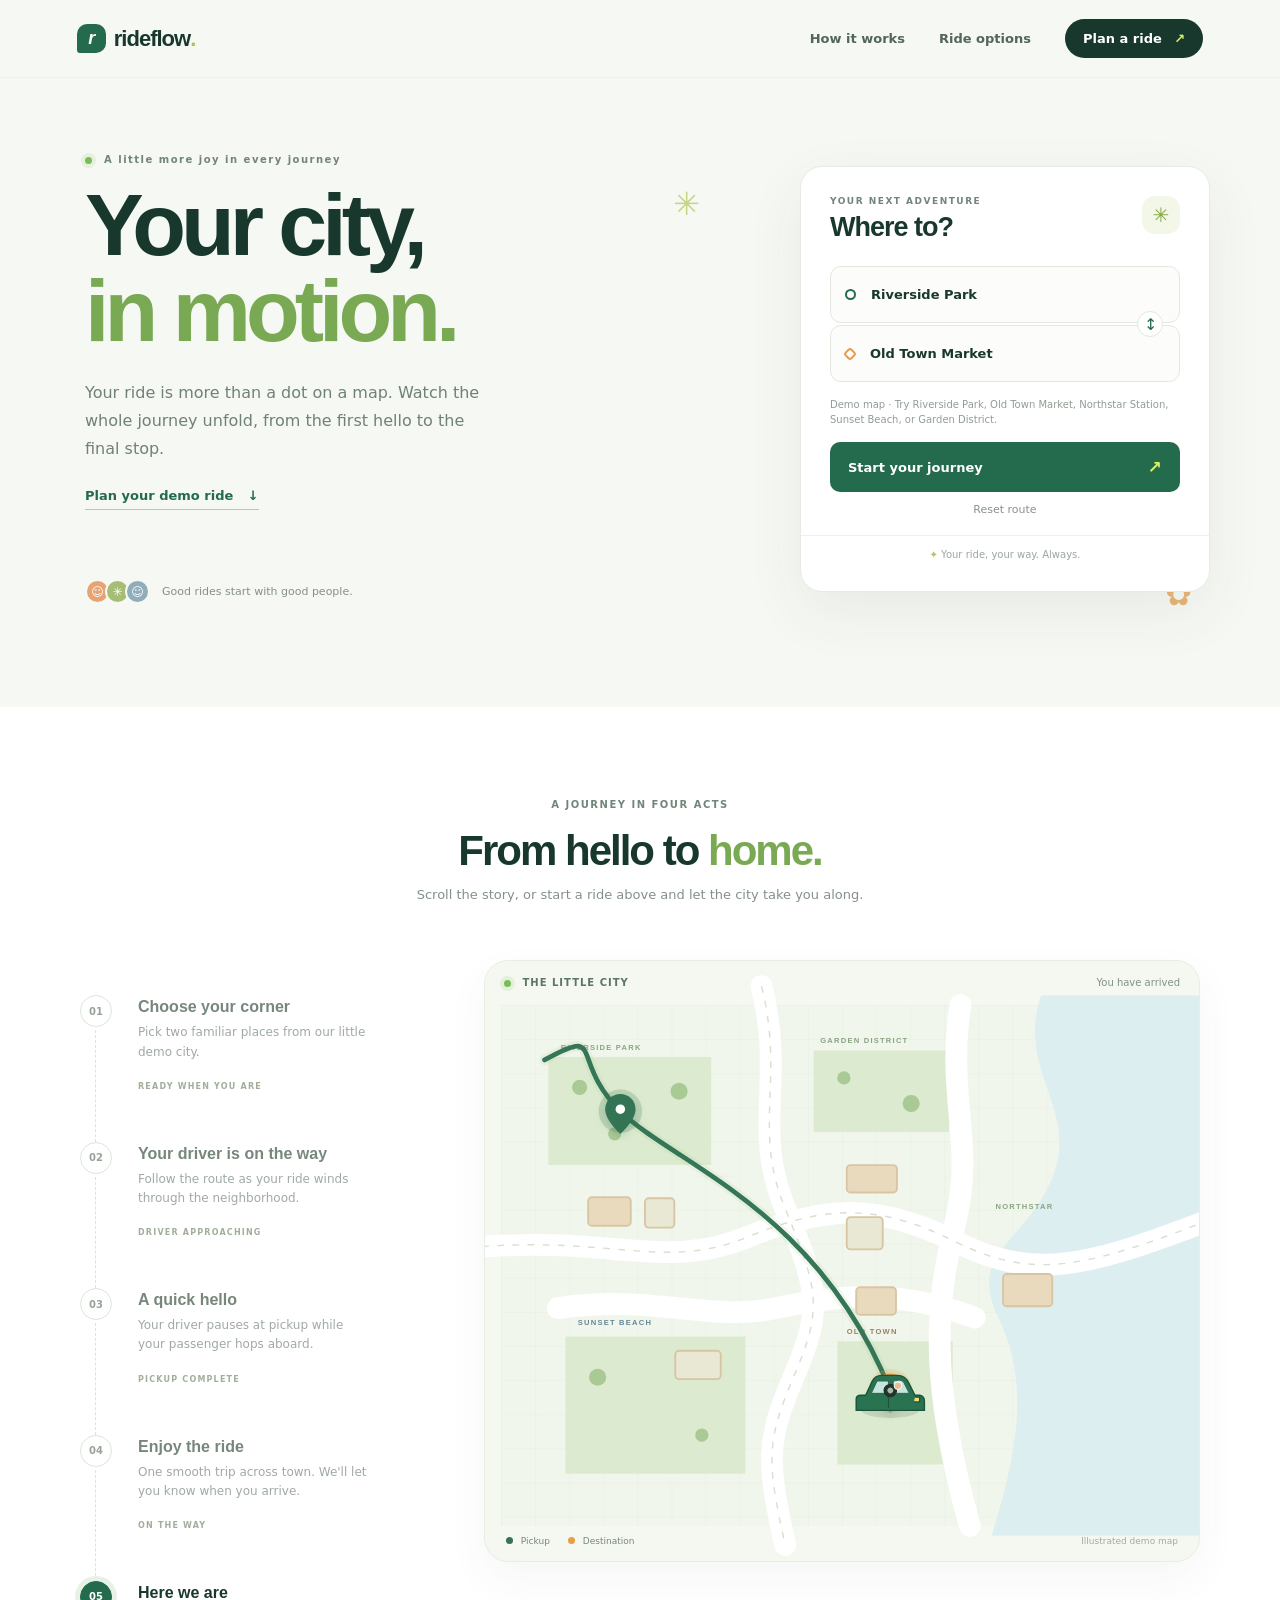
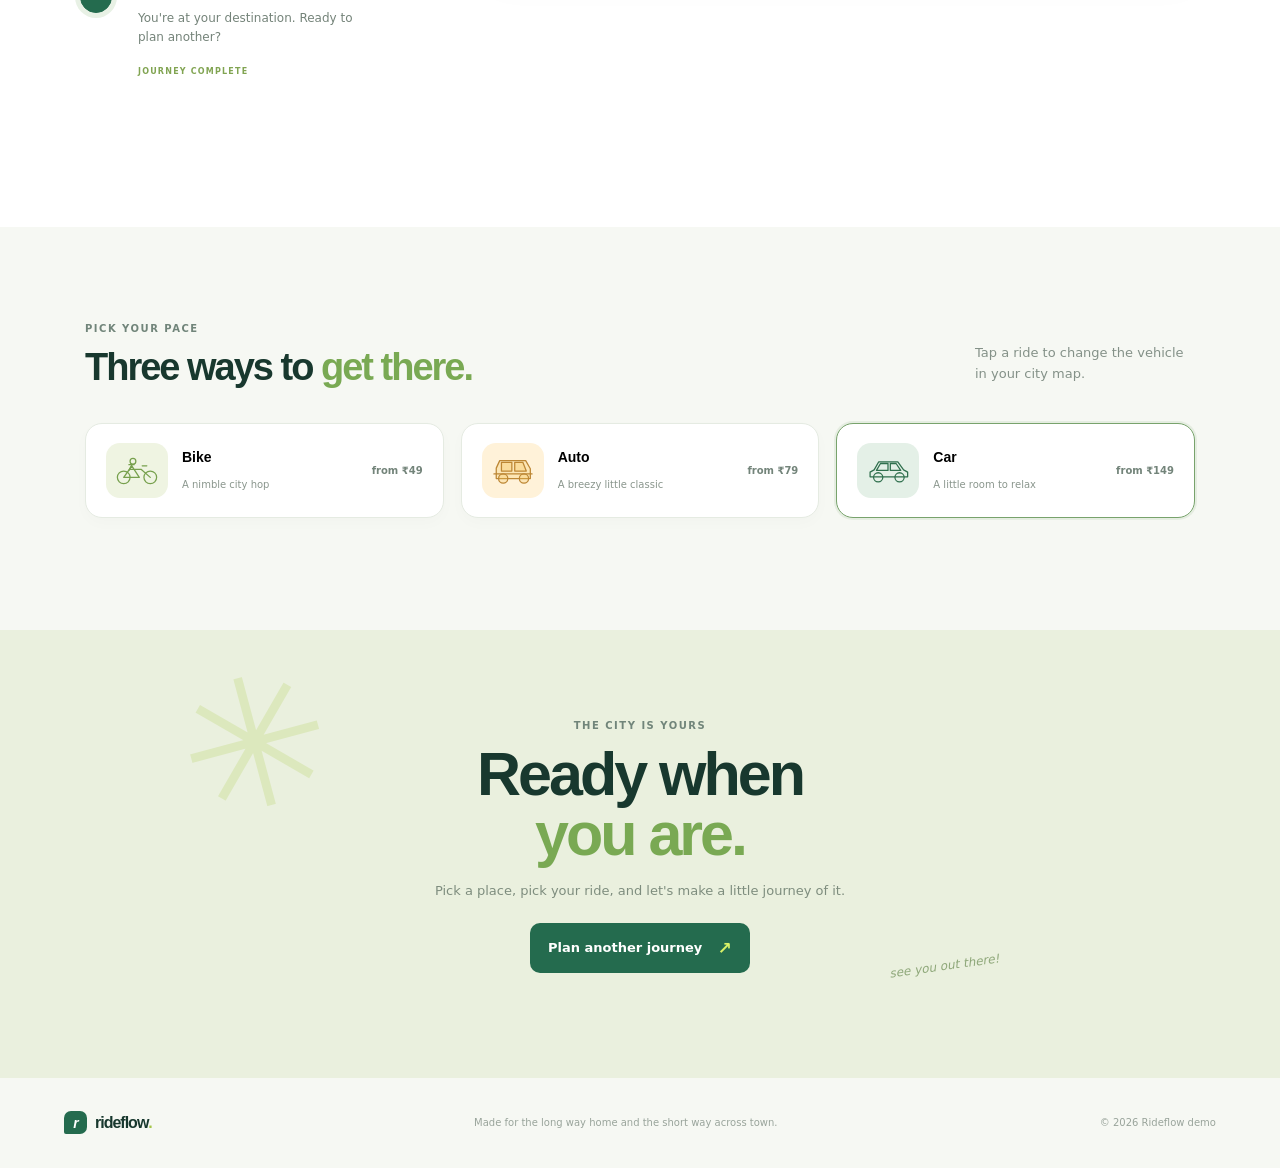
<file: index.html>
<!doctype html>
<html lang="en">
<head>
  <meta charset="utf-8">
  <meta name="viewport" content="width=device-width, initial-scale=1">
  <meta name="theme-color" content="#f5f8f2">
  <meta name="description" content="Choose a demo location and follow your Rideflow journey in a playful interactive city map.">
  <title>Rideflow — your city, in motion</title>
  <link rel="stylesheet" href="style.css">
  <script src="script.js" defer></script>
</head>
<body>
  <header class="site-header">
    <a class="brand" href="#home" aria-label="Rideflow home"><span class="brand-mark">r</span>rideflow<span class="brand-dot">.</span></a>
    <nav aria-label="Main navigation"><a href="#how-it-works">How it works</a><a href="#rides">Ride options</a><a class="nav-cta" href="#book">Plan a ride <span>↗</span></a></nav>
  </header>

  <main>
    <section class="hero" id="home">
      <div class="hero-copy">
        <p class="eyebrow"><span class="live-dot"></span> A little more joy in every journey</p>
        <h1>Your city,<br><span>in motion.</span></h1>
        <p class="hero-intro">Your ride is more than a dot on a map. Watch the whole journey unfold, from the first hello to the final stop.</p>
        <a href="#book" class="text-link">Plan your demo ride <span>↓</span></a>
        <div class="hero-stat"><div class="avatar-stack"><i>☺</i><i>✳</i><i>☺</i></div><span>Good rides start with good people.</span></div>
      </div>
      <div class="booking-card" id="book">
        <div class="card-heading"><div><p class="eyebrow">YOUR NEXT ADVENTURE</p><h2>Where to?</h2></div><span class="sparkle">✳</span></div>
        <form id="booking-form" novalidate>
          <label class="location-field"><span class="field-icon pickup-icon" aria-hidden="true"></span><span class="sr-only">Pickup location</span><input id="pickup" name="pickup" list="locations" placeholder="Pickup location" autocomplete="off" required value="Riverside Park"></label>
          <button class="swap-button" id="swap-locations" type="button" aria-label="Swap pickup and destination">↕</button>
          <label class="location-field"><span class="field-icon destination-icon" aria-hidden="true"></span><span class="sr-only">Destination</span><input id="destination" name="destination" list="locations" placeholder="Where to?" autocomplete="off" required value="Old Town Market"></label>
          <datalist id="locations"><option value="Riverside Park"><option value="Old Town Market"><option value="Northstar Station"><option value="Sunset Beach"><option value="Garden District"></datalist>
          <p class="form-note">Demo map · Try Riverside Park, Old Town Market, Northstar Station, Sunset Beach, or Garden District.</p>
          <p class="form-error" id="form-error" role="alert" aria-live="polite"></p>
          <button class="primary-button" type="submit">Start your journey <span>↗</span></button>
          <button class="reset-button" id="reset-journey" type="button">Reset route</button>
        </form>
        <div class="card-foot"><span>✦</span> Your ride, your way. Always.</div>
      </div>
      <span class="hero-deco deco-a">✳</span><span class="hero-deco deco-b">✿</span>
    </section>

    <section class="journey" id="how-it-works" aria-label="Your ride journey">
      <div class="journey-heading"><p class="eyebrow">A JOURNEY IN FOUR ACTS</p><h2>From hello to <span>home.</span></h2><p>Scroll the story, or start a ride above and let the city take you along.</p></div>
      <div class="journey-layout">
        <div class="story-list" id="story-list">
          <article class="story-step active" data-step="0"><span class="step-number">01</span><div><h3>Choose your corner</h3><p>Pick two familiar places from our little demo city.</p><span class="stage-label">READY WHEN YOU ARE</span></div></article>
          <article class="story-step" data-step="1"><span class="step-number">02</span><div><h3>Your driver is on the way</h3><p>Follow the route as your ride winds through the neighborhood.</p><span class="stage-label">DRIVER APPROACHING</span></div></article>
          <article class="story-step" data-step="2"><span class="step-number">03</span><div><h3>A quick hello</h3><p>Your driver pauses at pickup while your passenger hops aboard.</p><span class="stage-label">PICKUP COMPLETE</span></div></article>
          <article class="story-step" data-step="3"><span class="step-number">04</span><div><h3>Enjoy the ride</h3><p>One smooth trip across town. We'll let you know when you arrive.</p><span class="stage-label">ON THE WAY</span></div></article>
          <article class="story-step" data-step="4"><span class="step-number">05</span><div><h3>Here we are</h3><p>You're at your destination. Ready to plan another?</p><span class="stage-label">JOURNEY COMPLETE</span></div></article>
        </div>
        <div class="scene-wrap">
          <div class="scene-sticky">
            <div class="scene-topline"><span class="map-label"><span class="live-dot"></span> THE LITTLE CITY</span><span id="scene-status">Waiting for your route</span></div>
            <svg id="city-map" class="city-map" viewBox="0 0 720 550" role="img" aria-labelledby="map-title map-desc">
              <title id="map-title">Rideflow demo city map</title><desc id="map-desc">A green neighborhood map with a winding route, pickup and destination pins, and an animated ride vehicle.</desc>
              <defs><pattern id="grid" width="36" height="36" patternUnits="userSpaceOnUse"><path d="M36 0H0V36" fill="none" stroke="#dce8d9" stroke-width="1"/></pattern></defs>
              <rect width="720" height="550" fill="#f1f6ec"/><rect width="720" height="550" fill="url(#grid)" opacity=".65"/>
              <path class="water" d="M570-10c-26 80 40 120 13 190s-92 80-58 150 20 142-7 230h220V-10z"/>
              <path class="park" d="M50 55h172v114H50zM330 48h143v86H330zM68 350h190v145H68zM355 355h122v130H355z"/>
              <g class="trees"><circle cx="83" cy="87" r="8"/><circle cx="120" cy="136" r="7"/><circle cx="188" cy="91" r="9"/><circle cx="362" cy="77" r="7"/><circle cx="433" cy="104" r="9"/><circle cx="102" cy="393" r="9"/><circle cx="212" cy="454" r="7"/><circle cx="401" cy="410" r="8"/></g>
              <g class="roads"><path d="M-20 255 C120 245 175 280 260 245 S400 210 480 250 S615 278 740 230"/><path d="M275-20 C300 80 265 130 300 215 S340 320 310 390 S280 480 300 570"/><path d="M60 320 C160 305 220 335 290 320 S420 300 500 330"/><path d="M485 0 C470 96 500 146 480 228 S450 390 495 550"/></g>
              <g class="road-lines"><path d="M-20 255 C120 245 175 280 260 245 S400 210 480 250 S615 278 740 230"/><path d="M275-20 C300 80 265 130 300 215 S340 320 310 390 S280 480 300 570"/></g>
              <g class="buildings"><rect x="92" y="203" width="45" height="30" rx="4"/><rect x="152" y="204" width="31" height="31" rx="4"/><rect x="365" y="169" width="53" height="29" rx="4"/><rect x="365" y="224" width="38" height="34" rx="4"/><rect x="530" y="284" width="52" height="34" rx="4"/><rect x="184" y="365" width="48" height="30" rx="4"/><rect x="375" y="298" width="42" height="29" rx="4"/></g>
              <g class="map-labels"><text x="63" y="48">RIVERSIDE PARK</text><text x="337" y="40">GARDEN DISTRICT</text><text x="81" y="338">SUNSET BEACH</text><text x="365" y="347">OLD TOWN</text><text x="522" y="215">NORTHSTAR</text></g>
              <path id="route-shadow" d=""/><path id="route-base" d=""/><path id="route-progress" d=""/>
              <g id="pickup-marker" class="map-pin hidden"><circle class="pin-pulse" r="23"/><path d="M0-18c-9 0-16 7-16 16 0 12 16 26 16 26S16 10 16-2C16-11 9-18 0-18z"/><circle cy="-2" r="5"/></g>
              <g id="destination-marker" class="map-pin destination-pin hidden"><circle class="pin-pulse" r="23"/><path d="M0-18c-9 0-16 7-16 16 0 12 16 26 16 26S16 10 16-2C16-11 9-18 0-18z"/><circle cy="-2" r="5"/></g>
              <g id="passenger" class="passenger hidden"><circle class="person-shadow" cy="18" r="12"/><path class="person-body" d="M0-5v18m0-12-9 8m9-8 9 8m-9 4-7 13m7-13 7 13"/><circle class="person-head" cy="-12" r="7"/><path id="passenger-walk" d="M0 0"/></g>
              <g id="vehicle" class="vehicle" aria-label="Ride vehicle"><g class="vehicle-inner"><ellipse class="car-shadow" cx="0" cy="19" rx="32" ry="10"/><g class="car-body"><path d="M-31 5h5l7-15q3-6 10-6h17q7 0 11 7l7 14h5q5 1 5 6v10h-72V9q0-4 5-4z"/><path class="car-window" d="m-14-10-6 13h18v-13h-7q-3 0-5 0zm17 0v13h17l-6-12q-2-2-5-2z"/><path class="car-door" d="M-2 5v13"/><path class="headlight" d="M26 7h5v5h-6"/></g><g class="wheel wheel-left"><circle r="7"/><circle r="3"/></g><g class="wheel wheel-right"><circle r="7"/><circle r="3"/></g><circle class="driver-head" cx="8" cy="-5" r="4"/></g></g>
              <g id="arrival-burst" class="arrival-burst hidden"><circle r="28"/><text text-anchor="middle" y="6">✦</text></g>
            </svg>
            <div class="map-legend"><span><i class="legend-dot pickup-legend"></i> Pickup</span><span><i class="legend-dot destination-legend"></i> Destination</span><span class="demo-tag">Illustrated demo map</span></div>
          </div>
        </div>
      </div>
    </section>

    <section class="rides-section" id="rides"><div class="rides-heading"><div><p class="eyebrow">PICK YOUR PACE</p><h2>Three ways to <span>get there.</span></h2></div><p>Tap a ride to change the vehicle in your city map.</p></div>
      <div class="ride-options" role="radiogroup" aria-label="Choose a ride">
        <button class="ride-card" role="radio" aria-checked="false" data-ride="bike"><span class="ride-art bike-art"><svg viewBox="0 0 90 52" aria-hidden="true"><circle cx="22" cy="37" r="11"/><circle cx="68" cy="37" r="11"/><path d="m22 37 14-20 13 20H22l10-14h20l16 14M54 17h8M31 15h9"/><circle cx="38" cy="9" r="5"/><path d="M36 15l-5 10"/></svg></span><span class="ride-name">Bike</span><span class="ride-desc">A nimble city hop</span><span class="ride-price">from ₹49</span></button>
        <button class="ride-card" role="radio" aria-checked="false" data-ride="auto"><span class="ride-art auto-art"><svg viewBox="0 0 90 52" aria-hidden="true"><path d="M16 39V21l6-13h45l8 14v17z"/><path d="M25 11v15h18V11zm23 0v15h20l-6-15z"/><circle cx="28" cy="39" r="8"/><circle cx="64" cy="39" r="8"/><path d="M12 31h66"/></svg></span><span class="ride-name">Auto</span><span class="ride-desc">A breezy little classic</span><span class="ride-price">from ₹79</span></button>
        <button class="ride-card selected" role="radio" aria-checked="true" data-ride="car"><span class="ride-art car-art"><svg viewBox="0 0 90 52" aria-hidden="true"><path d="M14 36v-8l7-4 8-14h33l10 14 7 4v8z"/><path d="m32 13-7 12h20V13zm17 0v12h18l-8-12z"/><circle cx="28" cy="37" r="8"/><circle cx="65" cy="37" r="8"/></svg></span><span class="ride-name">Car</span><span class="ride-desc">A little room to relax</span><span class="ride-price">from ₹149</span></button>
      </div>
    </section>

    <section class="final-cta"><div class="cta-flower">✳</div><p class="eyebrow">THE CITY IS YOURS</p><h2>Ready when<br><span>you are.</span></h2><p>Pick a place, pick your ride, and let's make a little journey of it.</p><a href="#book" class="primary-button">Plan another journey <span>↗</span></a><span class="cta-scribble">see you out there!</span></section>
  </main>
  <footer><a class="brand" href="#home"><span class="brand-mark">r</span>rideflow<span class="brand-dot">.</span></a><span>Made for the long way home and the short way across town.</span><span>© 2026 Rideflow demo</span></footer>
</body>
</html>
</file>
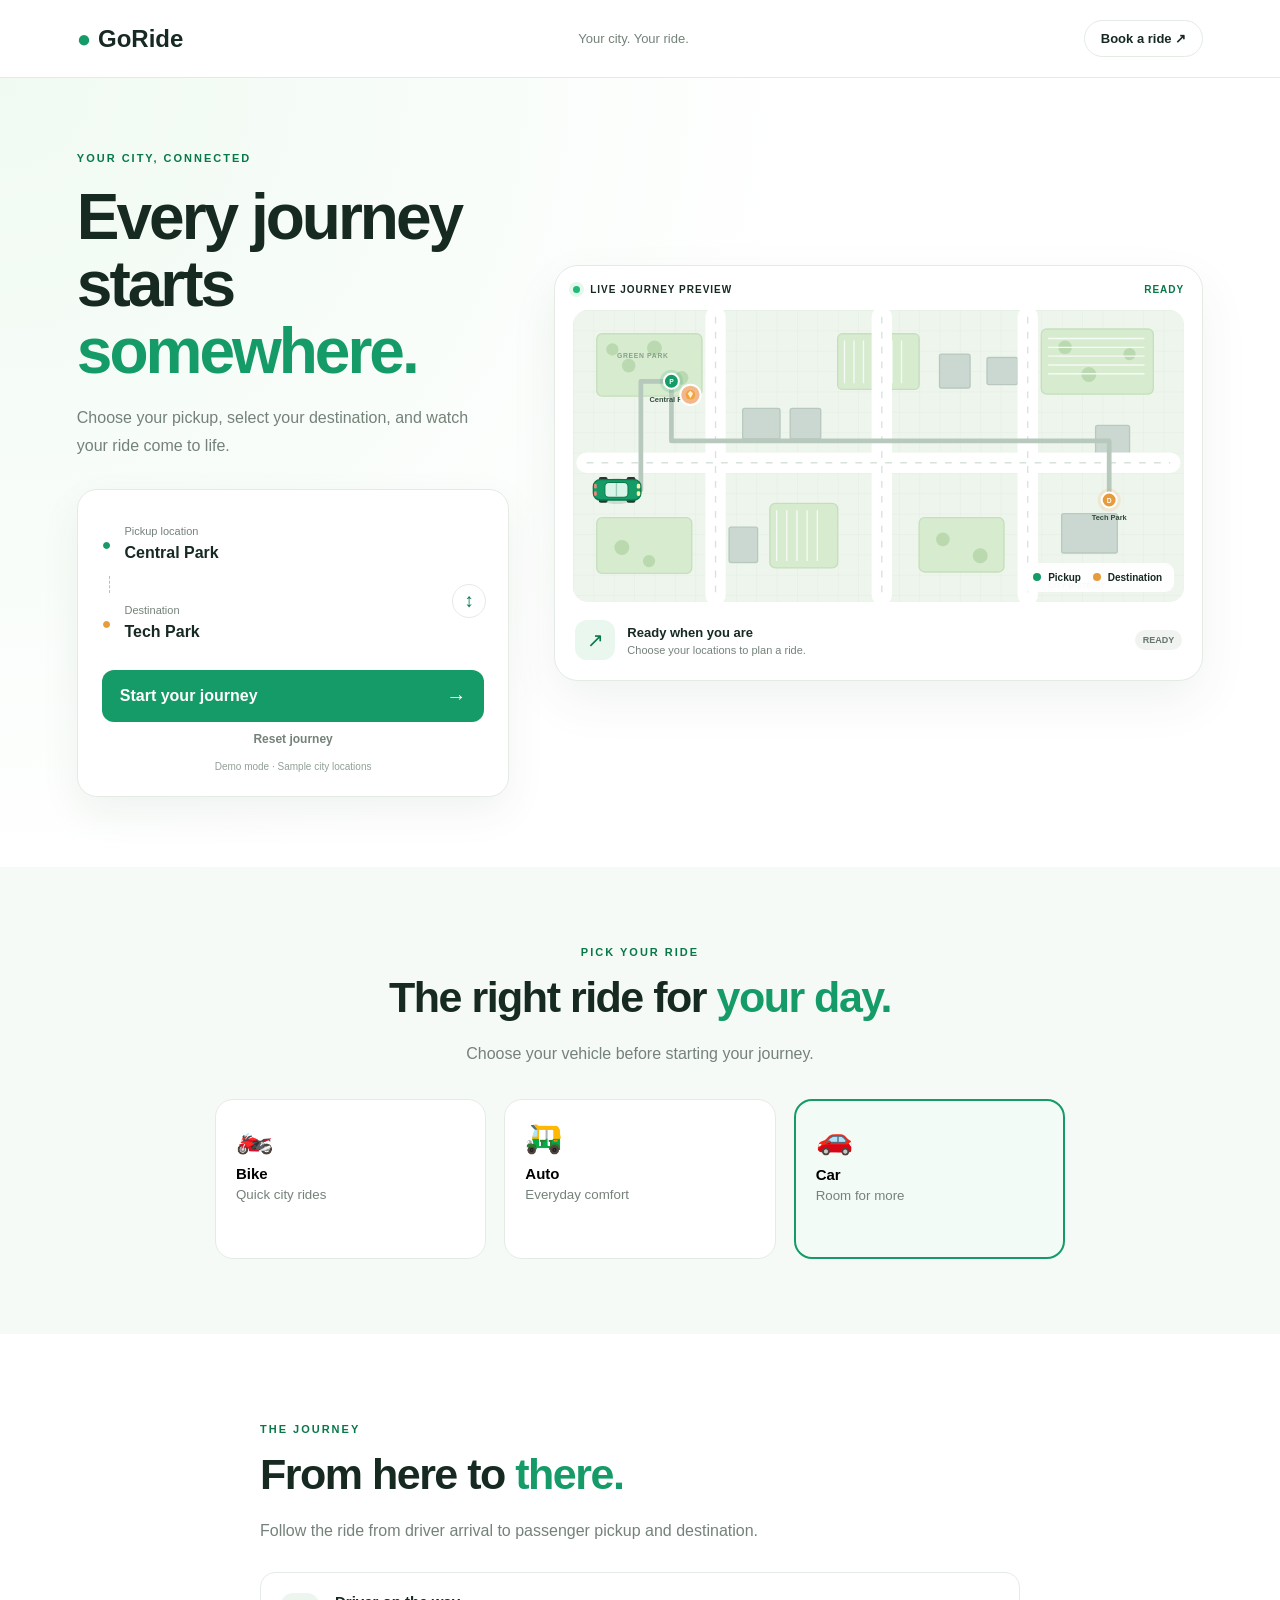
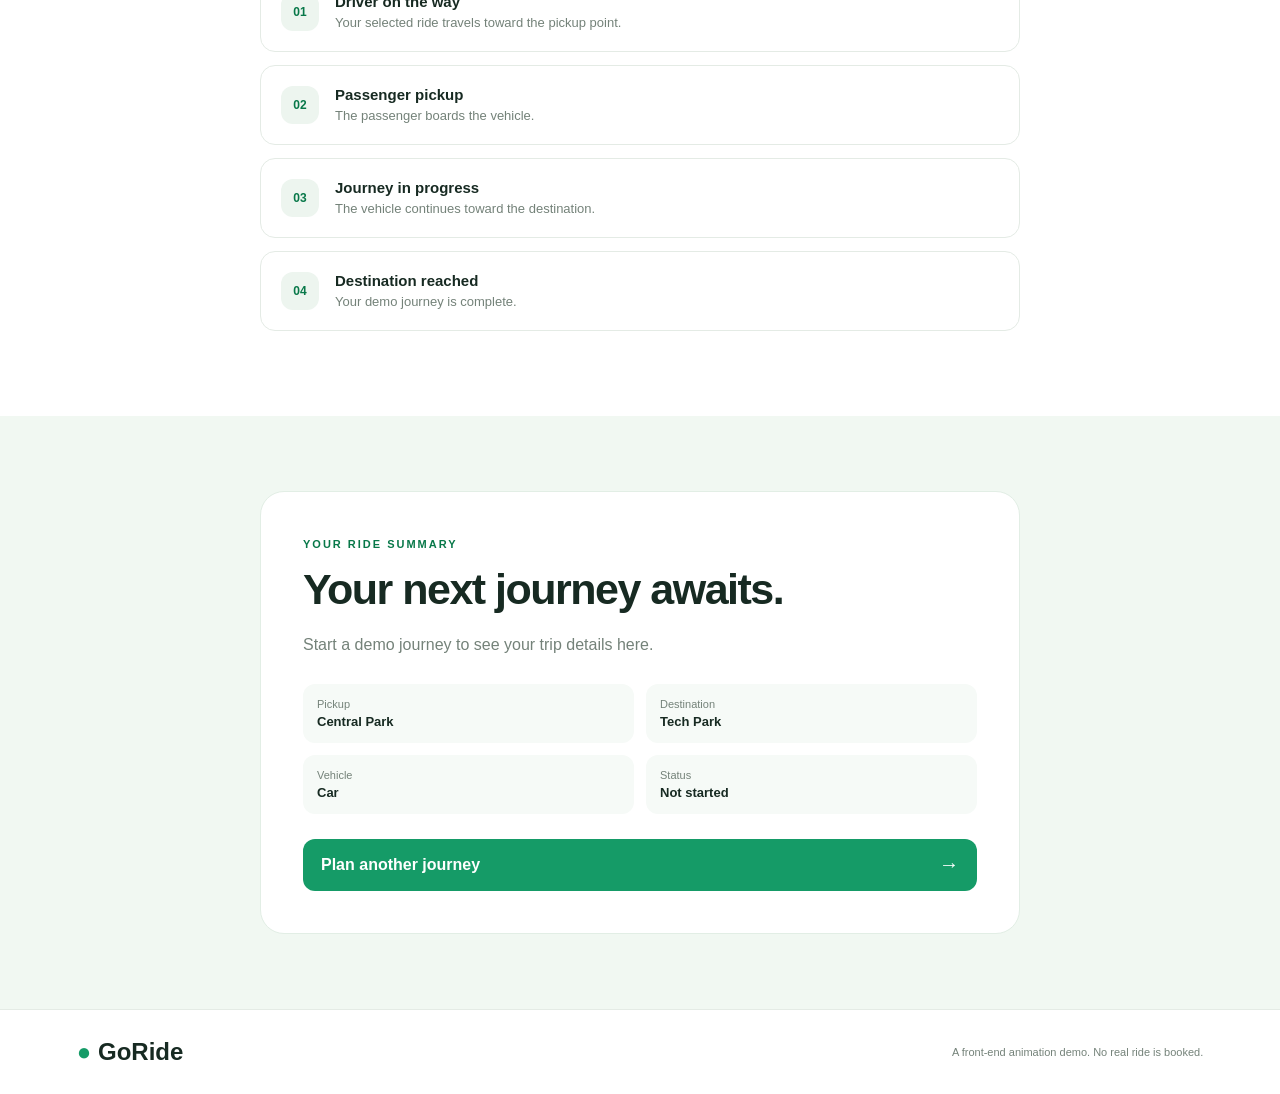
<file: GoRide-drone-top-view.html>
<!DOCTYPE html>
<html lang="en">
<head>
<meta charset="UTF-8">
<meta name="viewport" content="width=device-width, initial-scale=1.0">
<title>GoRide | Interactive Ride Journey</title>

<style>
:root {
  --green: #159b67;
  --dark-green: #087849;
  --light-green: #e9f7ee;
  --ink: #172a22;
  --muted: #748279;
  --line: #e4ebe5;
  --surface: #f6faf7;
}

* {
  box-sizing: border-box;
}

html {
  scroll-behavior: smooth;
}

body {
  margin: 0;
  font-family: Inter, Arial, sans-serif;
  color: var(--ink);
  background: white;
}

button, input {
  font: inherit;
}

button {
  cursor: pointer;
}

button:focus-visible, input:focus-visible {
  outline: 3px solid #7bd1a4;
  outline-offset: 3px;
}

.navbar {
  display: flex;
  justify-content: space-between;
  align-items: center;
  padding: 20px 6%;
  border-bottom: 1px solid var(--line);
}

.logo {
  color: var(--ink);
  font-size: 24px;
  font-weight: 900;
  text-decoration: none;
}

.logo span {
  color: var(--green);
}

.nav-note {
  color: var(--muted);
  font-size: 13px;
}

.nav-button {
  padding: 10px 16px;
  border: 1px solid var(--line);
  border-radius: 30px;
  color: var(--ink);
  text-decoration: none;
  font-size: 13px;
  font-weight: 700;
}

.hero {
  display: grid;
  grid-template-columns: minmax(0, .8fr) minmax(0, 1.2fr);
  align-items: center;
  gap: 45px;
  padding: 70px 6%;
  background: radial-gradient(circle at top left, #f0faf2, white 55%);
}

.eyebrow {
  color: var(--dark-green);
  font-size: 11px;
  font-weight: 800;
  letter-spacing: 2px;
}

h1 {
  margin: 18px 0;
  font-size: clamp(42px, 5vw, 68px);
  line-height: 1.05;
  letter-spacing: -3px;
}

h1 span, h2 span {
  color: var(--green);
}

.hero-copy > p {
  max-width: 420px;
  color: var(--muted);
  line-height: 1.8;
}

.booking-card {
  position: relative;
  margin-top: 28px;
  padding: 24px;
  border: 1px solid var(--line);
  border-radius: 20px;
  background: white;
  box-shadow: 0 15px 40px #173a2410;
}

.location-field {
  display: flex;
  align-items: center;
  gap: 13px;
  min-height: 62px;
}

.location-symbol {
  font-size: 16px;
  font-weight: 900;
}

.pickup-symbol {
  color: var(--green);
}

.destination-symbol {
  color: #e59c3d;
}

.field-content {
  flex: 1;
}

.field-content label {
  display: block;
  color: var(--muted);
  font-size: 11px;
  margin-bottom: 4px;
}

.field-content input {
  width: 100%;
  padding: 3px 0;
  border: 0;
  outline: 0;
  color: var(--ink);
  background: transparent;
  font-weight: 700;
}

.field-connector {
  height: 17px;
  margin-left: 7px;
  border-left: 1px dashed #a9c8b4;
}

.swap-button {
  position: absolute;
  top: 94px;
  right: 22px;
  width: 34px;
  height: 34px;
  border: 1px solid var(--line);
  border-radius: 50%;
  background: white;
  color: var(--dark-green);
  font-size: 19px;
}

.primary-button {
  display: flex;
  justify-content: space-between;
  align-items: center;
  width: 100%;
  min-height: 52px;
  margin-top: 15px;
  padding: 0 18px;
  border: 0;
  border-radius: 12px;
  background: var(--green);
  color: white;
  font-weight: 800;
  transition: .2s;
}

.primary-button:hover {
  background: var(--dark-green);
  transform: translateY(-1px);
}

.primary-button:disabled {
  cursor: wait;
  opacity: .75;
}

.primary-button span {
  font-size: 20px;
}

.reset-button {
  width: 100%;
  padding: 10px;
  border: 0;
  background: transparent;
  color: var(--muted);
  font-size: 12px;
  font-weight: 700;
}

.error-message {
  color: #c24136;
  font-size: 12px;
}

.demo-note {
  margin: 5px 0 0;
  text-align: center;
  color: #91a096;
  font-size: 10px;
}

.map-panel {
  min-width: 0;
  padding: 18px;
  border: 1px solid var(--line);
  border-radius: 24px;
  background: white;
  box-shadow: 0 20px 50px #153b2410;
}

.map-heading {
  display: flex;
  justify-content: space-between;
  align-items: center;
  gap: 12px;
  margin-bottom: 15px;
  font-size: 10px;
  font-weight: 800;
  letter-spacing: 1px;
}

.live-dot {
  display: inline-block;
  width: 7px;
  height: 7px;
  margin-right: 6px;
  border-radius: 50%;
  background: #20b978;
  box-shadow: 0 0 0 4px #e4f8ec;
}

#stageBadge {
  color: var(--dark-green);
}

.map-frame {
  overflow: hidden;
  position: relative;
  border-radius: 15px;
  background: #edf5eb;
}

#mapSvg {
  display: block;
  width: 100%;
  height: auto;
  /* Orthographic overhead view: no perspective or camera tilt. */
  transform: none;
}

.map-label {
  fill: #87a08d;
  font-size: 10px;
  font-weight: 800;
  letter-spacing: 1px;
}

.map-legend {
  position: absolute;
  bottom: 10px;
  right: 10px;
  display: flex;
  flex-wrap: wrap;
  gap: 12px;
  padding: 9px 12px;
  border-radius: 9px;
  background: #ffffffed;
  font-size: 10px;
  font-weight: 700;
}

.legend-dot {
  display: inline-block;
  width: 8px;
  height: 8px;
  margin-right: 4px;
  border-radius: 50%;
}

.journey-status {
  display: flex;
  align-items: center;
  gap: 12px;
  padding: 18px 2px 2px;
}

.status-icon {
  display: grid;
  place-items: center;
  width: 40px;
  height: 40px;
  flex-shrink: 0;
  border-radius: 12px;
  background: var(--light-green);
  color: var(--dark-green);
  font-size: 20px;
}

.status-copy {
  flex: 1;
  min-width: 0;
}

.status-copy strong {
  font-size: 13px;
}

.status-copy p {
  margin: 3px 0 0;
  color: var(--muted);
  font-size: 11px;
}

.status-pill {
  padding: 5px 8px;
  border-radius: 20px;
  background: #f0f3f0;
  color: #64766b;
  font-size: 9px;
  font-weight: 800;
}

.section {
  padding: 75px 6%;
}

.ride-section {
  background: var(--surface);
}

.section-heading {
  max-width: 650px;
  margin: auto auto 32px;
  text-align: center;
}

.section-heading h2, .journey-content h2, .summary-card h2 {
  margin: 12px 0;
  font-size: clamp(30px, 4vw, 43px);
  line-height: 1.2;
  letter-spacing: -1.5px;
}

.section-heading p, .journey-content > p, .summary-card > p {
  color: var(--muted);
  line-height: 1.7;
}

.ride-options {
  display: grid;
  grid-template-columns: repeat(3, minmax(0, 1fr));
  gap: 18px;
  max-width: 850px;
  margin: auto;
}

.ride-option {
  display: flex;
  flex-direction: column;
  align-items: flex-start;
  min-height: 160px;
  padding: 20px;
  border: 1px solid var(--line);
  border-radius: 18px;
  background: white;
  text-align: left;
  transition: .2s;
}

.ride-option:hover {
  transform: translateY(-3px);
}

.ride-option.selected {
  border: 2px solid var(--green);
  background: #f3fbf6;
}

.ride-emoji {
  margin-bottom: 10px;
  font-size: 30px;
}

.ride-option strong {
  font-size: 15px;
}

.ride-option small {
  margin-top: 5px;
  color: var(--muted);
}

.journey-section {
  padding: 85px 6%;
}

.journey-content {
  max-width: 760px;
  margin: auto;
}

.timeline {
  display: grid;
  gap: 13px;
  margin-top: 28px;
}

.timeline-item {
  display: flex;
  gap: 16px;
  padding: 20px;
  border: 1px solid var(--line);
  border-radius: 15px;
  transition: .25s;
}

.timeline-item.active {
  border-color: #91d5b1;
  background: #f2fbf5;
}

.timeline-number {
  display: grid;
  place-items: center;
  width: 38px;
  height: 38px;
  flex-shrink: 0;
  border-radius: 12px;
  background: #edf5ef;
  color: var(--dark-green);
  font-size: 12px;
  font-weight: 900;
}

.timeline-item h3 {
  margin: 0 0 5px;
  font-size: 15px;
}

.timeline-item p {
  margin: 0;
  color: var(--muted);
  font-size: 13px;
}

.summary-section {
  background: #f1f8f2;
}

.summary-card {
  max-width: 760px;
  margin: auto;
  padding: clamp(24px, 5vw, 42px);
  border: 1px solid #e2eee5;
  border-radius: 24px;
  background: white;
}

.summary-details {
  display: grid;
  grid-template-columns: 1fr 1fr;
  gap: 12px;
  margin: 25px 0;
}

.summary-details div {
  display: flex;
  flex-direction: column;
  gap: 4px;
  padding: 14px;
  border-radius: 12px;
  background: var(--surface);
}

.summary-details span {
  color: var(--muted);
  font-size: 11px;
}

.summary-details strong {
  overflow-wrap: anywhere;
  font-size: 13px;
}

footer {
  display: flex;
  justify-content: space-between;
  align-items: center;
  gap: 20px;
  padding: 25px 6%;
  border-top: 1px solid var(--line);
}

footer p {
  color: var(--muted);
  font-size: 11px;
}

@media (max-width: 1000px) {
  .hero {
    grid-template-columns: 1fr;
    gap: 35px;
  }

  .hero-copy {
    max-width: 620px;
  }
}

@media (max-width: 600px) {
  .navbar {
    padding: 18px 5%;
  }

  .nav-note {
    display: none;
  }

  .hero, .section {
    padding: 48px 5%;
  }

  h1 {
    letter-spacing: -2px;
  }

  .booking-card {
    padding: 18px;
  }

  .map-panel {
    padding: 10px;
  }

  .map-heading {
    font-size: 8px;
  }

  .map-legend {
    right: 5px;
    bottom: 5px;
    gap: 7px;
    padding: 6px;
    font-size: 8px;
  }

  .ride-options {
    grid-template-columns: 1fr;
    gap: 10px;
  }

  .ride-option {
    display: grid;
    grid-template-columns: 45px 1fr;
    grid-template-rows: auto auto;
    align-items: center;
    min-height: 85px;
    padding: 13px;
  }

  .ride-emoji {
    grid-row: 1 / 3;
    margin: 0;
  }

  .summary-details {
    grid-template-columns: 1fr;
  }

  footer {
    align-items: flex-start;
    flex-direction: column;
  }
}

@media (prefers-reduced-motion: reduce) {
  html {
    scroll-behavior: auto;
  }

  *, *::before, *::after {
    animation-duration: .01ms !important;
    transition-duration: .01ms !important;
  }
}
</style>
</head>

<body>

<header class="navbar">
  <a href="#" class="logo"><span>●</span> GoRide</a>
  <span class="nav-note">Your city. Your ride.</span>
  <a href="#booking" class="nav-button">Book a ride ↗</a>
</header>

<main>
<section class="hero" id="booking">

  <div class="hero-copy">
    <span class="eyebrow">YOUR CITY, CONNECTED</span>
    <h1>Every journey<br>starts <span>somewhere.</span></h1>
    <p>Choose your pickup, select your destination, and watch your ride come to life.</p>

    <form class="booking-card" id="bookingForm">
      <div class="location-field">
        <span class="location-symbol pickup-symbol">●</span>
        <div class="field-content">
          <label for="pickup">Pickup location</label>
          <input id="pickup" list="locations" value="Central Park" required>
        </div>
      </div>

      <div class="field-connector"></div>

      <div class="location-field">
        <span class="location-symbol destination-symbol">●</span>
        <div class="field-content">
          <label for="destination">Destination</label>
          <input id="destination" list="locations" value="Tech Park" required>
        </div>
      </div>

      <datalist id="locations">
        <option value="Central Park">
        <option value="City Mall">
        <option value="Metro Station">
        <option value="Tech Park">
      </datalist>

      <button type="button" class="swap-button" id="swapButton"
        aria-label="Swap locations">↕</button>

      <p id="formError" class="error-message" role="alert"></p>

      <button type="submit" class="primary-button" id="startButton">
        Start your journey <span>→</span>
      </button>

      <button type="button" class="reset-button" id="resetButton">
        Reset journey
      </button>

      <p class="demo-note">Demo mode · Sample city locations</p>
    </form>
  </div>

  <div class="map-panel">
    <div class="map-heading">
      <span><i class="live-dot"></i> LIVE JOURNEY PREVIEW</span>
      <span id="stageBadge">READY</span>
    </div>

    <div class="map-frame">
      <svg id="mapSvg" viewBox="0 0 900 430"
        role="img" aria-label="Animated ride journey map">

        <defs>
          <pattern id="grid" width="30" height="30"
            patternUnits="userSpaceOnUse">
            <path d="M30 0H0V30" fill="none"
              stroke="#dce8df" stroke-width="1"/>
          </pattern>
        </defs>

        <rect width="900" height="430" fill="#eef5ec"/>
        <rect width="900" height="430" fill="url(#grid)"/>

        <!-- Aerial map blocks: flat shapes, as seen from a drone directly overhead. -->
        <g fill="#d7ebcf" stroke="#c6dfbd" stroke-width="2">
          <rect x="35" y="35" width="155" height="92" rx="8"/>
          <rect x="390" y="35" width="120" height="82" rx="7"/>
          <rect x="690" y="28" width="165" height="96" rx="8"/>
          <rect x="35" y="306" width="140" height="82" rx="8"/>
          <rect x="510" y="306" width="125" height="80" rx="8"/>
          <rect x="290" y="285" width="100" height="95" rx="8"/>
        </g>
        <g fill="#b9d9ae" opacity=".95">
          <circle cx="58" cy="58" r="9"/><circle cx="82" cy="82" r="10"/><circle cx="120" cy="56" r="11"/><circle cx="160" cy="100" r="10"/>
          <circle cx="72" cy="350" r="11"/><circle cx="112" cy="370" r="9"/><circle cx="545" cy="338" r="10"/><circle cx="600" cy="362" r="11"/>
          <circle cx="725" cy="55" r="10"/><circle cx="760" cy="95" r="11"/><circle cx="820" cy="65" r="9"/>
        </g>
        <g fill="#cbd8d1" stroke="#b8c9c0" stroke-width="2">
          <rect x="250" y="145" width="55" height="45" rx="3"/>
          <rect x="320" y="145" width="45" height="45" rx="3"/>
          <rect x="540" y="65" width="45" height="50" rx="3"/>
          <rect x="610" y="70" width="45" height="40" rx="3"/>
          <rect x="770" y="170" width="50" height="45" rx="3"/>
          <rect x="720" y="300" width="82" height="58" rx="3"/>
          <rect x="230" y="320" width="42" height="52" rx="3"/>
        </g>
        <!-- Parking bays and rooftop details add scale without introducing a tilted view. -->
        <g fill="none" stroke="#f8fbf8" stroke-width="2" opacity=".95">
          <path d="M400 45V108 M414 45V108 M428 45V108 M442 45V108 M456 45V108 M470 45V108 M484 45V108"/>
          <path d="M700 42H842 M700 55H842 M700 68H842 M700 81H842 M700 94H842"/>
          <path d="M300 295V370 M315 295V370 M330 295V370 M345 295V370 M360 295V370"/>
        </g>

        <path d="M20 225H880 M210 10V420 M455 10V420 M670 10V420"
          fill="none" stroke="#fff" stroke-width="30"
          stroke-linecap="round"/>

        <path d="M20 225H880 M210 10V420 M455 10V420 M670 10V420"
          fill="none" stroke="#d8e2dc" stroke-width="2"
          stroke-dasharray="10 12"/>

        <path id="routeBase" d="" fill="none" stroke="#b7c9bd"
          stroke-width="7" stroke-linecap="round" stroke-linejoin="round"/>

        <path id="routeProgress" d="" fill="none" stroke="#159b67"
          stroke-width="7" stroke-linecap="round" stroke-linejoin="round"/>

        <g id="locationMarkers"></g>

        <g id="passenger">
          <circle cx="0" cy="0" r="15" fill="#f2b88c" stroke="#ffffff" stroke-width="3"/>
          <circle cx="0" cy="0" r="7" fill="#f1a33c"/>
          <path d="M-4 -2L0 -6L4 -2L0 5Z" fill="#fff1d8"/>
        </g>

        <g id="vehicle" transform="translate(65 265)">
          <g id="vehicleArtwork">
            <ellipse cx="0" cy="2" rx="31" ry="19" fill="#153a2c" opacity=".14"/>
            <rect x="-27" y="-19" width="13" height="8" rx="3" fill="#26352f"/>
            <rect x="14" y="-19" width="13" height="8" rx="3" fill="#26352f"/>
            <rect x="-27" y="11" width="13" height="8" rx="3" fill="#26352f"/>
            <rect x="14" y="11" width="13" height="8" rx="3" fill="#26352f"/>
            <rect x="-35" y="-15" width="70" height="30" rx="10" fill="#159b67" stroke="#087849" stroke-width="2"/>
            <rect x="-18" y="-11" width="34" height="22" rx="6" fill="#d9f4e9" stroke="#087849" stroke-width="1.5"/>
            <path d="M-1 -10V10" stroke="#9bcdb6" stroke-width="2"/>
            <rect x="29" y="-9" width="5" height="7" rx="2" fill="#fff1a8"/>
            <rect x="29" y="2" width="5" height="7" rx="2" fill="#fff1a8"/>
            <rect x="-34" y="-9" width="4" height="7" rx="2" fill="#f08a7a"/>
            <rect x="-34" y="2" width="4" height="7" rx="2" fill="#f08a7a"/>
          </g>
        </g>

        <text x="65" y="70" class="map-label">GREEN PARK</text>
        <text x="700" y="410" class="map-label">CITY DISTRICT</text>
      </svg>

      <div class="map-legend">
        <span><i class="legend-dot" style="background:#159b67"></i> Pickup</span>
        <span><i class="legend-dot" style="background:#e69b3d"></i> Destination</span>
      </div>
    </div>

    <div class="journey-status">
      <div class="status-icon">↗</div>
      <div class="status-copy">
        <strong id="statusTitle">Ready when you are</strong>
        <p id="statusText">Choose your locations to plan a ride.</p>
      </div>
      <span class="status-pill" id="statusPill">READY</span>
    </div>
  </div>
</section>

<section class="section ride-section" id="ride-selection">
  <div class="section-heading">
    <span class="eyebrow">PICK YOUR RIDE</span>
    <h2>The right ride for <span>your day.</span></h2>
    <p>Choose your vehicle before starting your journey.</p>
  </div>

  <div class="ride-options">
    <button class="ride-option" data-ride="bike" aria-pressed="false">
      <span class="ride-emoji">🏍️</span>
      <strong>Bike</strong>
      <small>Quick city rides</small>
    </button>

    <button class="ride-option" data-ride="auto" aria-pressed="false">
      <span class="ride-emoji">🛺</span>
      <strong>Auto</strong>
      <small>Everyday comfort</small>
    </button>

    <button class="ride-option selected" data-ride="car" aria-pressed="true">
      <span class="ride-emoji">🚗</span>
      <strong>Car</strong>
      <small>Room for more</small>
    </button>
  </div>
</section>

<section class="journey-section" id="journey">
  <div class="journey-content">
    <span class="eyebrow">THE JOURNEY</span>
    <h2>From here to <span>there.</span></h2>
    <p>Follow the ride from driver arrival to passenger pickup and destination.</p>

    <div class="timeline">
      <article class="timeline-item" data-timeline="approach">
        <span class="timeline-number">01</span>
        <div>
          <h3>Driver on the way</h3>
          <p>Your selected ride travels toward the pickup point.</p>
        </div>
      </article>

      <article class="timeline-item" data-timeline="pickup">
        <span class="timeline-number">02</span>
        <div>
          <h3>Passenger pickup</h3>
          <p>The passenger boards the vehicle.</p>
        </div>
      </article>

      <article class="timeline-item" data-timeline="travel">
        <span class="timeline-number">03</span>
        <div>
          <h3>Journey in progress</h3>
          <p>The vehicle continues toward the destination.</p>
        </div>
      </article>

      <article class="timeline-item" data-timeline="arrival">
        <span class="timeline-number">04</span>
        <div>
          <h3>Destination reached</h3>
          <p>Your demo journey is complete.</p>
        </div>
      </article>
    </div>
  </div>
</section>

<section class="section summary-section" id="summary">
  <div class="summary-card">
    <span class="eyebrow">YOUR RIDE SUMMARY</span>
    <h2 id="summaryTitle">Your next journey awaits.</h2>
    <p id="summaryText">Start a demo journey to see your trip details here.</p>

    <div class="summary-details">
      <div><span>Pickup</span><strong id="summaryPickup">Central Park</strong></div>
      <div><span>Destination</span><strong id="summaryDestination">Tech Park</strong></div>
      <div><span>Vehicle</span><strong id="summaryVehicle">Car</strong></div>
      <div><span>Status</span><strong id="summaryStatus">Not started</strong></div>
    </div>

    <button class="primary-button" id="planAgainButton">
      Plan another journey <span>→</span>
    </button>
  </div>
</section>
</main>

<footer>
  <a href="#" class="logo"><span>●</span> GoRide</a>
  <p>A front-end animation demo. No real ride is booked.</p>
</footer>

<script>
"use strict";

const locations = {
  "Central Park": { x: 145, y: 105 },
  "City Mall": { x: 365, y: 320 },
  "Metro Station": { x: 590, y: 120 },
  "Tech Park": { x: 790, y: 280 }
};

const rideNames = {
  bike: "Bike",
  auto: "Auto-rickshaw",
  car: "Car"
};

const reducedMotion = window.matchMedia(
  "(prefers-reduced-motion: reduce)"
).matches;

const $ = id => document.getElementById(id);

const pickupInput = $("pickup");
const destinationInput = $("destination");
const bookingForm = $("bookingForm");
const formError = $("formError");
const routeBase = $("routeBase");
const routeProgress = $("routeProgress");
const vehicle = $("vehicle");
const vehicleArtwork = $("vehicleArtwork");
const passenger = $("passenger");
const locationMarkers = $("locationMarkers");
const startButton = $("startButton");

const state = {
  currentStage: "ready",
  pickupLocation: "Central Park",
  destinationLocation: "Tech Park",
  selectedVehicle: "car",
  journeyProgress: 0,
  passengerOnboard: false,
  journeyCompleted: false,
  animationFrame: null,
  passengerTimer: null,
  routeLength: 0,
  pickupDistance: 0
};

const messages = {
  ready: {
    title: "Ready when you are",
    text: "Choose your locations to plan a ride.",
    badge: "READY"
  },
  approach: {
    title: "Your driver is on the way",
    text: "Your ride is travelling toward the pickup location.",
    badge: "ON THE WAY"
  },
  pickup: {
    title: "Your driver has arrived",
    text: "Your passenger is getting into the vehicle.",
    badge: "PICKUP"
  },
  travel: {
    title: "Enjoy the journey",
    text: "Your ride is heading toward the destination.",
    badge: "IN TRANSIT"
  },
  arrival: {
    title: "You've arrived!",
    text: "Your passenger has reached the destination.",
    badge: "ARRIVED"
  }
};

const SVG_NS = "http://www.w3.org/2000/svg";

function svgElement(tag, attributes = {}) {
  const element = document.createElementNS(SVG_NS, tag);

  Object.entries(attributes).forEach(([key, value]) => {
    element.setAttribute(key, value);
  });

  return element;
}

function validLocation(value) {
  return Object.prototype.hasOwnProperty.call(locations, value.trim());
}

function getLocation(value) {
  return locations[value.trim()];
}

function initializeMap() {
  selectPickupLocation(pickupInput.value);
  selectDestination(destinationInput.value);
  drawRoute();
}

function selectPickupLocation(value) {
  if (!validLocation(value)) return false;

  state.pickupLocation = value.trim();
  renderMarkers();
  updateSummary();

  return true;
}

function selectDestination(value) {
  if (!validLocation(value)) return false;

  state.destinationLocation = value.trim();
  renderMarkers();
  updateSummary();

  return true;
}

function renderMarkers() {
  locationMarkers.replaceChildren();

  [
    {
      name: state.pickupLocation,
      point: getLocation(state.pickupLocation),
      color: "#159b67",
      label: "P"
    },
    {
      name: state.destinationLocation,
      point: getLocation(state.destinationLocation),
      color: "#e69b3d",
      label: "D"
    }
  ].forEach(marker => {
    const group = svgElement("g", {
      transform: `translate(${marker.point.x} ${marker.point.y})`
    });

    const halo = svgElement("circle", {
      cx: 0, cy: 0, r: 17, fill: marker.color, opacity: ".15"
    });

    const circle = svgElement("circle", {
      cx: 0, cy: 0, r: 11,
      fill: marker.color,
      stroke: "#fff",
      "stroke-width": 3
    });

    const label = svgElement("text", {
      x: 0, y: 4,
      "text-anchor": "middle",
      fill: "#fff",
      "font-size": 10,
      "font-weight": 800
    });

    label.textContent = marker.label;

    const caption = svgElement("text", {
      x: 0, y: 30,
      "text-anchor": "middle",
      fill: "#334c3e",
      "font-size": 11,
      "font-weight": 700
    });

    caption.textContent = marker.name;

    group.append(halo, circle, label, caption);
    locationMarkers.appendChild(group);
  });
}

function buildRoutePath() {
  const start = { x: 65, y: 265 };
  const pickup = getLocation(state.pickupLocation);
  const destination = getLocation(state.destinationLocation);

  // One continuous illustrative route.
  const middleY = Math.round((pickup.y + destination.y) / 2);

  const points = [
    start,
    { x: 100, y: 265 },
    { x: 100, y: pickup.y },
    pickup,
    { x: pickup.x, y: middleY },
    { x: destination.x, y: middleY },
    destination
  ];

  return points.map((point, index) =>
    `${index === 0 ? "M" : "L"} ${point.x} ${point.y}`
  ).join(" ");
}

function drawRoute() {
  const path = buildRoutePath();

  routeBase.setAttribute("d", path);
  routeProgress.setAttribute("d", path);

  state.routeLength = routeBase.getTotalLength();

  const pickup = getLocation(state.pickupLocation);
  let nearestDistance = 0;
  let nearestDifference = Infinity;

  for (let d = 0; d <= state.routeLength; d += 1) {
    const point = routeBase.getPointAtLength(d);
    const difference = Math.hypot(
      point.x - pickup.x,
      point.y - pickup.y
    );

    if (difference < nearestDifference) {
      nearestDifference = difference;
      nearestDistance = d;
    }
  }

  state.pickupDistance = nearestDistance;

  routeProgress.style.strokeDasharray = state.routeLength;
  routeProgress.style.strokeDashoffset = state.routeLength;

  renderMarkers();
  positionVehicle(0);
  positionPassengerAtPickup();
}

function positionVehicle(distance) {
  if (!state.routeLength) return;

  distance = Math.max(0, Math.min(distance, state.routeLength));

  const point = routeBase.getPointAtLength(distance);
  const next = routeBase.getPointAtLength(
    Math.min(distance + 2, state.routeLength)
  );

  const angle = Math.atan2(
    next.y - point.y,
    next.x - point.x
  ) * 180 / Math.PI;

  vehicle.setAttribute(
    "transform",
    `translate(${point.x} ${point.y}) rotate(${angle})`
  );

  state.journeyProgress = distance / state.routeLength;

  routeProgress.style.strokeDashoffset =
    state.routeLength - distance;
}

function positionPassengerAtPickup() {
  const pickup = getLocation(state.pickupLocation);

  passenger.setAttribute(
    "transform",
    `translate(${pickup.x + 28} ${pickup.y + 20})`
  );

  passenger.style.opacity = "1";
}

function animateVehicle(from, to, duration, callback) {
  cancelAnimationFrame(state.animationFrame);

  if (reducedMotion) {
    positionVehicle(to);
    callback();
    return;
  }

  const startTime = performance.now();

  function frame(now) {
    const progress = Math.min((now - startTime) / duration, 1);

    const eased = progress < .5
      ? 4 * progress * progress * progress
      : 1 - Math.pow(-2 * progress + 2, 3) / 2;

    positionVehicle(from + (to - from) * eased);

    if (progress < 1) {
      state.animationFrame = requestAnimationFrame(frame);
    } else {
      state.animationFrame = null;
      callback();
    }
  }

  state.animationFrame = requestAnimationFrame(frame);
}

function setStage(stage) {
  state.currentStage = stage;

  const message = messages[stage];

  $("statusTitle").textContent = message.title;
  $("statusText").textContent = message.text;
  $("statusPill").textContent = message.badge;
  $("stageBadge").textContent = message.badge;

  document.querySelectorAll(".timeline-item").forEach(item => {
    item.classList.toggle(
      "active",
      item.dataset.timeline === stage
    );
  });

  updateSummary();
}

function handlePassengerPickup(callback) {
  state.passengerOnboard = true;
  setStage("pickup");

  const point = getLocation(state.pickupLocation);

  if (!reducedMotion) {
    passenger.animate([
      {
        transform: `translate(${point.x + 28}px, ${point.y + 20}px)`
      },
      {
        transform: `translate(${point.x + 18}px, ${point.y + 12}px)`
      },
      {
        transform: `translate(${point.x + 8}px, ${point.y + 2}px)`
      }
    ], {
      duration: 1000,
      easing: "ease-in-out",
      fill: "forwards"
    });
  }

  state.passengerTimer = setTimeout(() => {
    passenger.style.opacity = "0";
    callback();
  }, reducedMotion ? 50 : 1300);
}

function handleDestinationArrival() {
  state.passengerOnboard = false;
  state.journeyCompleted = true;

  setStage("arrival");

  const point = getLocation(state.destinationLocation);

  passenger.setAttribute(
    "transform",
    `translate(${point.x + 28} ${point.y + 20})`
  );

  passenger.style.opacity = "1";
  startButton.disabled = false;
  startButton.innerHTML = 'Journey complete <span>✓</span>';

  updateSummary();

  $("summary").scrollIntoView({
    behavior: reducedMotion ? "auto" : "smooth",
    block: "center"
  });
}

function startJourney() {
  if (["approach", "pickup", "travel"].includes(state.currentStage)) {
    return;
  }

  if (!validLocation(pickupInput.value)) {
    formError.textContent =
      "Select a pickup from the suggested demo locations.";
    pickupInput.focus();
    return;
  }

  if (!validLocation(destinationInput.value)) {
    formError.textContent =
      "Select a destination from the suggested demo locations.";
    destinationInput.focus();
    return;
  }

  if (pickupInput.value.trim() === destinationInput.value.trim()) {
    formError.textContent =
      "Pickup and destination must be different.";
    destinationInput.focus();
    return;
  }

  formError.textContent = "";

  cancelAnimationFrame(state.animationFrame);
  clearTimeout(state.passengerTimer);

  selectPickupLocation(pickupInput.value);
  selectDestination(destinationInput.value);
  drawRoute();

  state.passengerOnboard = false;
  state.journeyCompleted = false;

  startButton.disabled = true;
  startButton.textContent = "Journey in progress…";

  setStage("approach");

  animateVehicle(
    0,
    state.pickupDistance,
    3200,
    () => {
      handlePassengerPickup(() => {
        setStage("travel");

        animateVehicle(
          state.pickupDistance,
          state.routeLength,
          4200,
          handleDestinationArrival
        );
      });
    }
  );
}

function updateSummary() {
  $("summaryPickup").textContent = state.pickupLocation;
  $("summaryDestination").textContent = state.destinationLocation;
  $("summaryVehicle").textContent = rideNames[state.selectedVehicle];

  $("summaryStatus").textContent = state.journeyCompleted
    ? "Completed"
    : state.currentStage === "ready"
      ? "Not started"
      : "In progress";

  $("summaryTitle").textContent = state.journeyCompleted
    ? "Journey completed successfully!"
    : "Your next journey awaits.";

  $("summaryText").textContent = state.journeyCompleted
    ? `Your ${rideNames[state.selectedVehicle].toLowerCase()} ride from ${state.pickupLocation} to ${state.destinationLocation} is complete.`
    : "Start a demo journey to see your trip details here.";
}

function updateScrollProgress() {
  // Scrolling does not reset or control the moving vehicle.
  const sections = [
    $("booking"),
    $("ride-selection"),
    $("journey"),
    $("summary")
  ];

  let activeSection = sections[0];

  sections.forEach(section => {
    if (section.getBoundingClientRect().top < window.innerHeight * .55) {
      activeSection = section;
    }
  });

  document.querySelectorAll(".nav-button").forEach(link => {
    link.setAttribute(
      "aria-current",
      link.getAttribute("href") === `#${activeSection.id}`
        ? "location"
        : "false"
    );
  });
}

function resetJourney() {
  cancelAnimationFrame(state.animationFrame);
  clearTimeout(state.passengerTimer);

  passenger.getAnimations().forEach(animation => animation.cancel());

  state.animationFrame = null;
  state.currentStage = "ready";
  state.journeyProgress = 0;
  state.passengerOnboard = false;
  state.journeyCompleted = false;

  startButton.disabled = false;
  startButton.innerHTML = 'Start your journey <span>→</span>';

  formError.textContent = "";
  passenger.style.opacity = "1";

  if (!validLocation(pickupInput.value)) {
    pickupInput.value = "Central Park";
  }

  if (!validLocation(destinationInput.value) ||
      destinationInput.value === pickupInput.value) {
    destinationInput.value =
      pickupInput.value === "Tech Park" ? "City Mall" : "Tech Park";
  }

  selectPickupLocation(pickupInput.value);
  selectDestination(destinationInput.value);

  drawRoute();
  setStage("ready");
}

function updateVehicleArtwork(ride) {
  const drawings = {
    car: `
      <ellipse cx="0" cy="2" rx="31" ry="19" fill="#153a2c" opacity=".14"/>
      <rect x="-27" y="-19" width="13" height="8" rx="3" fill="#26352f"/>
      <rect x="14" y="-19" width="13" height="8" rx="3" fill="#26352f"/>
      <rect x="-27" y="11" width="13" height="8" rx="3" fill="#26352f"/>
      <rect x="14" y="11" width="13" height="8" rx="3" fill="#26352f"/>
      <rect x="-35" y="-15" width="70" height="30" rx="10" fill="#159b67" stroke="#087849" stroke-width="2"/>
      <rect x="-18" y="-11" width="34" height="22" rx="6" fill="#d9f4e9" stroke="#087849" stroke-width="1.5"/>
      <path d="M-1 -10V10" stroke="#9bcdb6" stroke-width="2"/>
      <rect x="29" y="-9" width="5" height="7" rx="2" fill="#fff1a8"/><rect x="29" y="2" width="5" height="7" rx="2" fill="#fff1a8"/>
      <rect x="-34" y="-9" width="4" height="7" rx="2" fill="#f08a7a"/><rect x="-34" y="2" width="4" height="7" rx="2" fill="#f08a7a"/>
    `,
    bike: `
      <ellipse cx="0" cy="1" rx="24" ry="13" fill="#153a2c" opacity=".14"/>
      <circle cx="-22" cy="0" r="9" fill="#26352f" stroke="#b9c7c0" stroke-width="3"/>
      <circle cx="22" cy="0" r="9" fill="#26352f" stroke="#b9c7c0" stroke-width="3"/>
      <path d="M-17 0L-5 -7L8 -5L17 0L7 6L-7 6Z" fill="#159b67" stroke="#087849" stroke-width="2" stroke-linejoin="round"/>
      <rect x="-6" y="-5" width="12" height="10" rx="4" fill="#26352f"/>
      <circle cx="2" cy="0" r="5" fill="#e8b18a" stroke="#fff" stroke-width="1.5"/>
      <circle cx="29" cy="0" r="3" fill="#fff1a8"/>
    `,
    auto: `
      <ellipse cx="0" cy="2" rx="32" ry="18" fill="#153a2c" opacity=".14"/>
      <rect x="-27" y="-18" width="13" height="8" rx="3" fill="#26352f"/>
      <rect x="14" y="-18" width="13" height="8" rx="3" fill="#26352f"/>
      <rect x="-27" y="10" width="13" height="8" rx="3" fill="#26352f"/>
      <rect x="14" y="10" width="13" height="8" rx="3" fill="#26352f"/>
      <path d="M-32 -13Q-32 -17 -25 -17H22Q32 -17 32 -8V9Q32 15 24 15H-24Q-32 15 -32 8Z" fill="#f2b53d" stroke="#a97516" stroke-width="2"/>
      <rect x="-16" y="-11" width="30" height="22" rx="5" fill="#d9f4e9" stroke="#a97516" stroke-width="1.5"/>
      <path d="M-1 -10V10" stroke="#b8d9cb" stroke-width="2"/>
      <rect x="26" y="-8" width="4" height="6" rx="2" fill="#fff1a8"/><rect x="26" y="2" width="4" height="6" rx="2" fill="#fff1a8"/>
    `
  };

  vehicleArtwork.innerHTML = drawings[ride];
}

function chooseRide(ride) {
  if (!rideNames[ride]) return;

  if (["approach", "pickup", "travel"].includes(state.currentStage)) {
    return;
  }

  state.selectedVehicle = ride;

  document.querySelectorAll(".ride-option").forEach(option => {
    const selected = option.dataset.ride === ride;

    option.classList.toggle("selected", selected);
    option.setAttribute("aria-pressed", String(selected));
  });

  updateVehicleArtwork(ride);
  updateSummary();
  positionVehicle(0);
}

// Events
bookingForm.addEventListener("submit", event => {
  event.preventDefault();
  startJourney();
});

$("swapButton").addEventListener("click", () => {
  const oldPickup = pickupInput.value;

  pickupInput.value = destinationInput.value;
  destinationInput.value = oldPickup;

  formError.textContent = "";

  if (validLocation(pickupInput.value) &&
      validLocation(destinationInput.value) &&
      pickupInput.value !== destinationInput.value) {
    selectPickupLocation(pickupInput.value);
    selectDestination(destinationInput.value);
    drawRoute();
  }
});

$("resetButton").addEventListener("click", resetJourney);

$("planAgainButton").addEventListener("click", () => {
  resetJourney();

  $("booking").scrollIntoView({
    behavior: reducedMotion ? "auto" : "smooth"
  });
});

document.querySelectorAll(".ride-option").forEach(option => {
  option.addEventListener("click", () => {
    chooseRide(option.dataset.ride);
  });
});

[pickupInput, destinationInput].forEach(input => {
  input.addEventListener("change", () => {
    formError.textContent = "";

    if (state.currentStage !== "ready") {
      resetJourney();
    }

    if (validLocation(pickupInput.value) &&
        validLocation(destinationInput.value) &&
        pickupInput.value !== destinationInput.value) {
      selectPickupLocation(pickupInput.value);
      selectDestination(destinationInput.value);
      drawRoute();
    }
  });
});

window.addEventListener("scroll", updateScrollProgress, { passive: true });

// Start the demo.
initializeMap();
setStage("ready");
updateSummary();
updateScrollProgress();
</script>
</body>
</html>
</file>
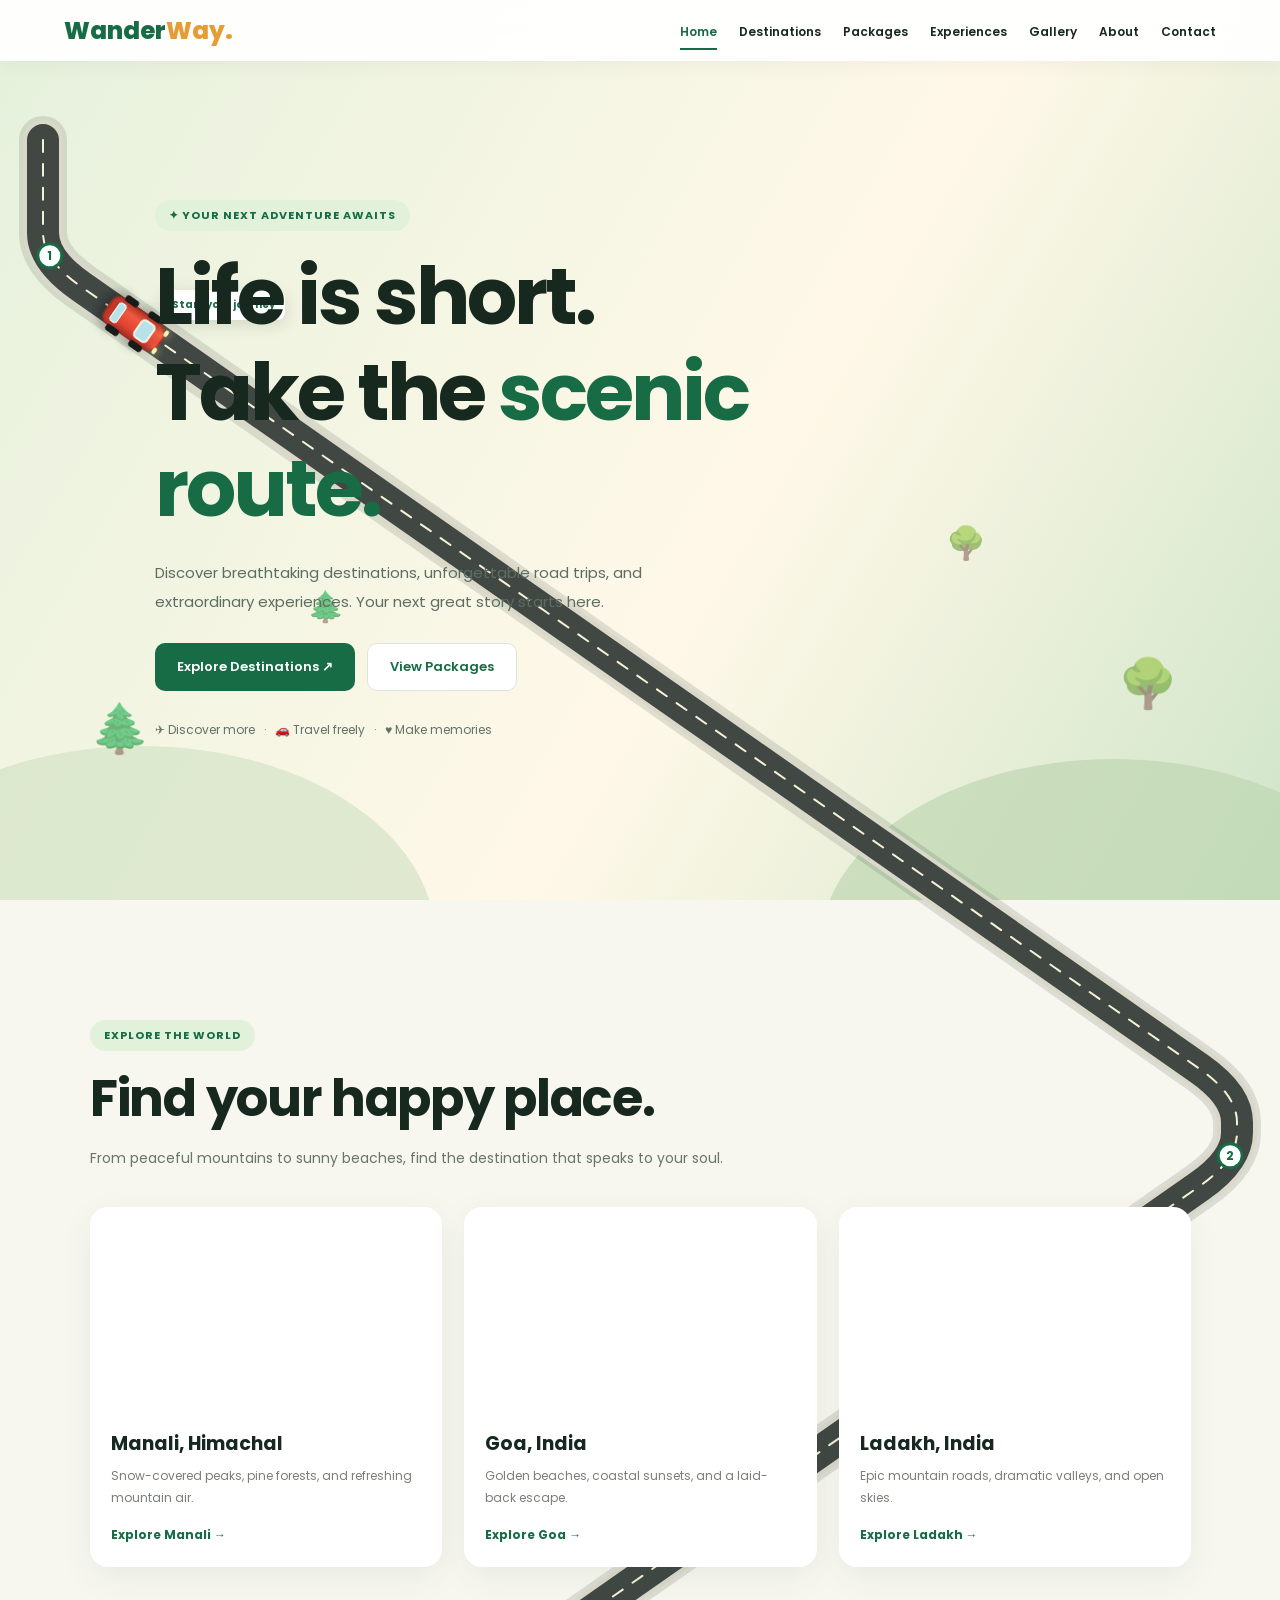
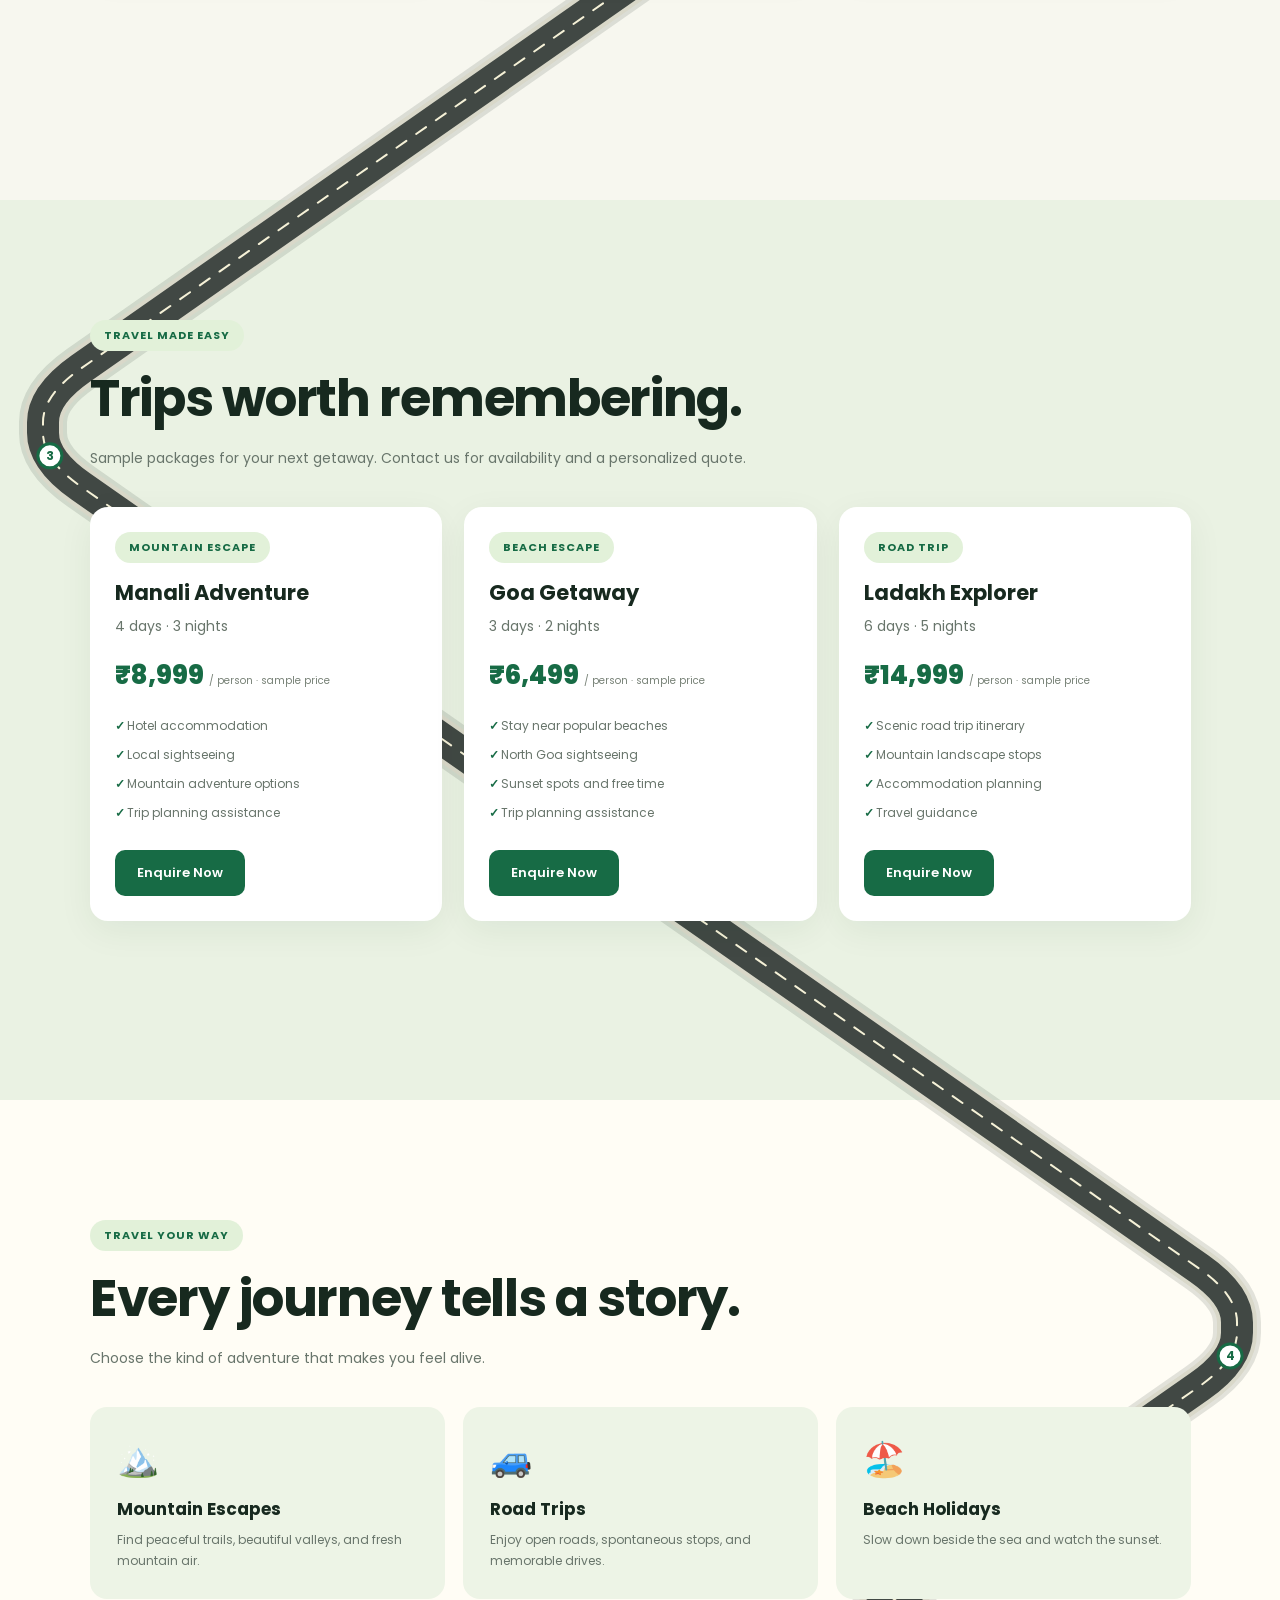
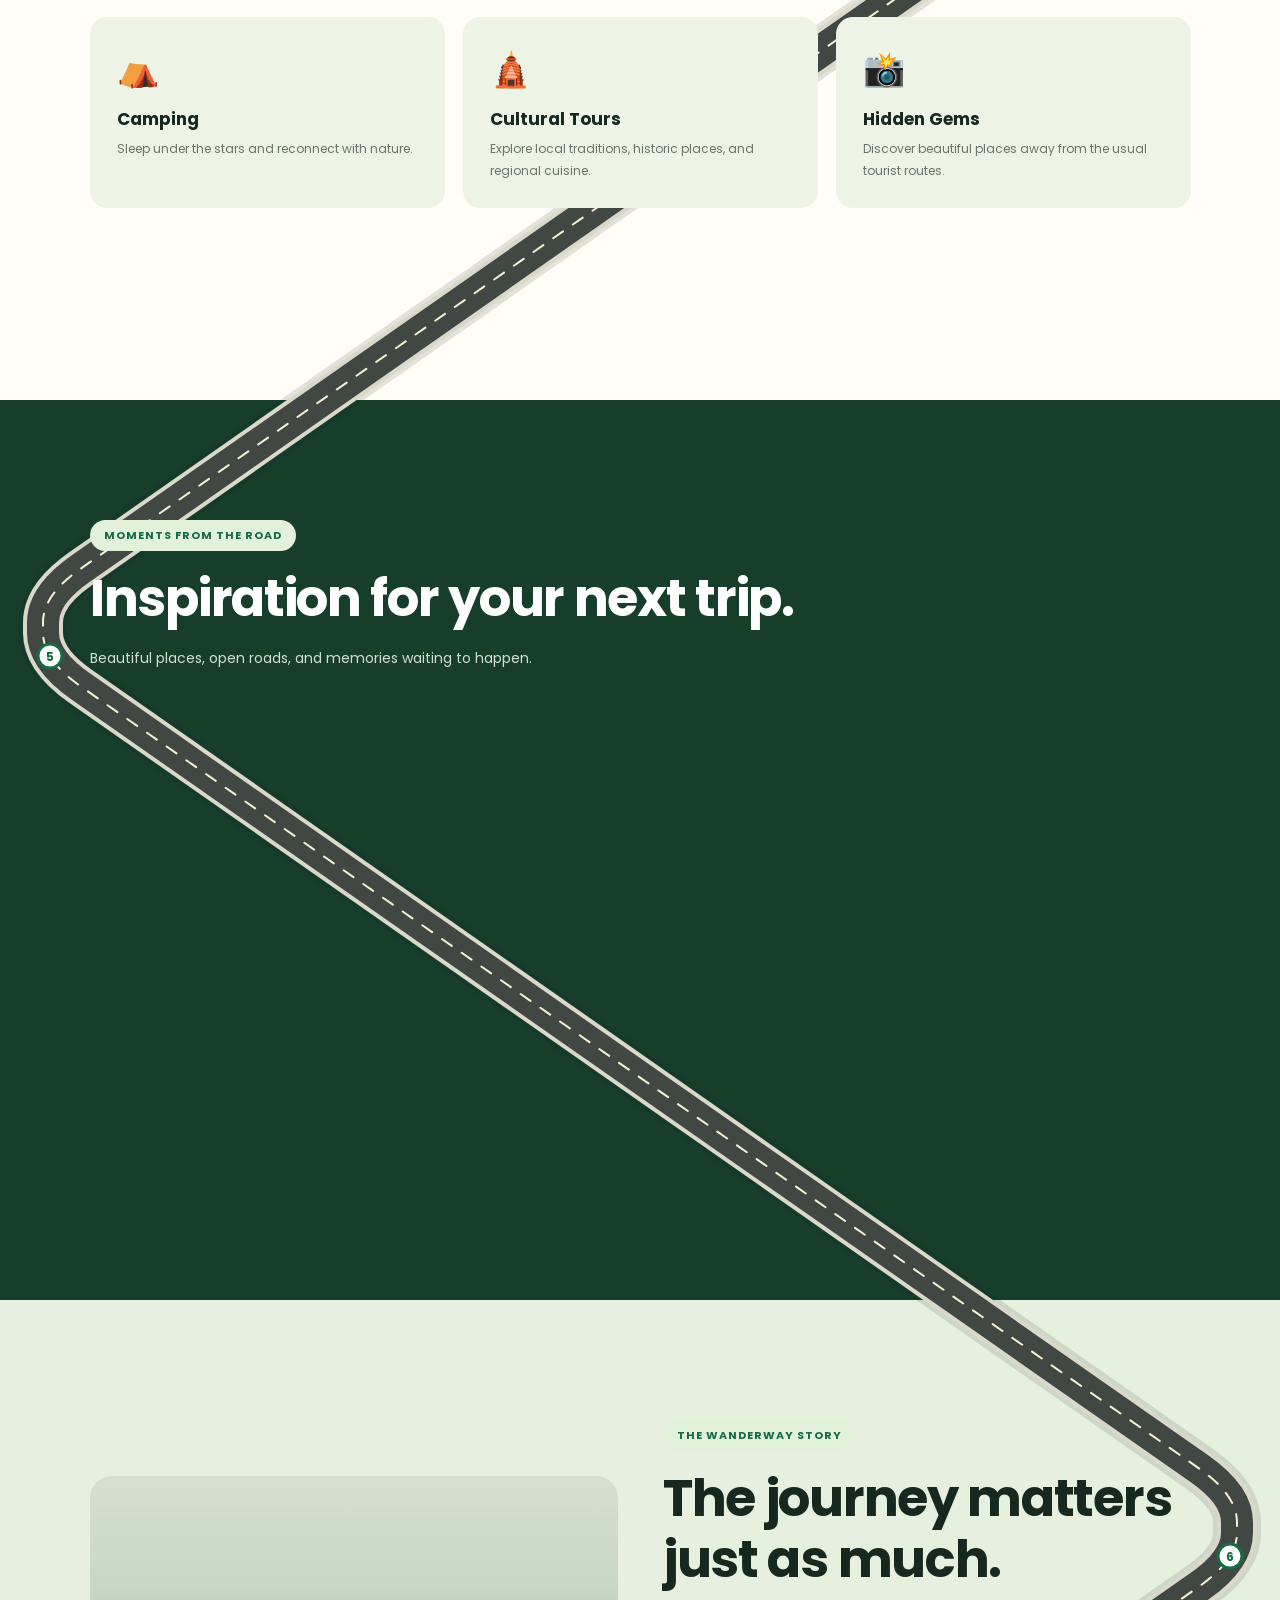
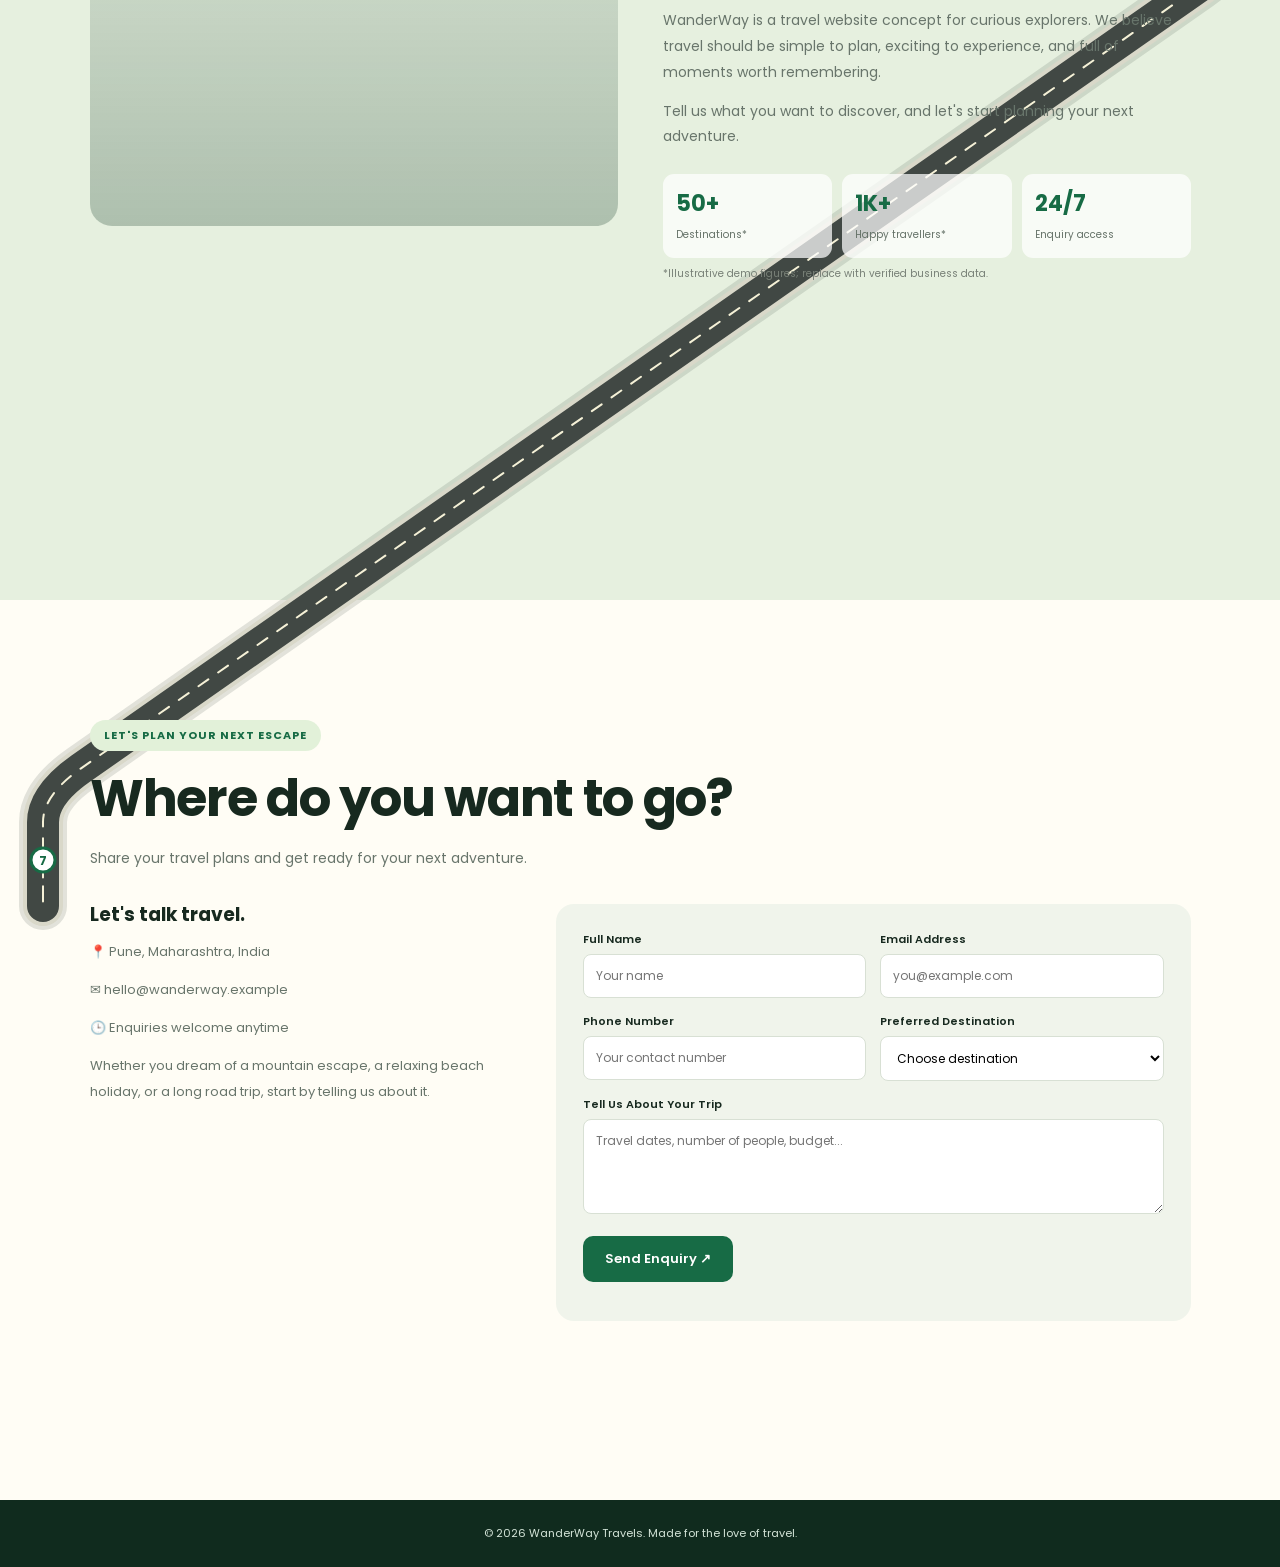
<file: wonder way.html>
<!DOCTYPE html>
<html lang="en">
<head>
<meta charset="UTF-8">
<meta name="viewport" content="width=device-width, initial-scale=1.0">
<title>WanderWay — The Journey Is Yours</title>

<style>
@import url('https://fonts.googleapis.com/css2?family=Poppins:wght@400;500;600;700;800&display=swap');

:root {
  --green: #176b45;
  --lime: #c4ef85;
  --ink: #17291f;
  --cream: #f7f7ef;
  --road: #414844;
  --road-edge: #d9d8c9;
}

* { box-sizing: border-box; margin: 0; padding: 0; }

html {
  scroll-behavior: auto;
  scroll-padding-top: 78px;
}

body {
  font-family: Poppins, Arial, sans-serif;
  color: var(--ink);
  background: var(--cream);
  overflow-x: hidden;
}

a { color: inherit; text-decoration: none; }
button, input, select, textarea { font: inherit; }

header {
  position: fixed;
  z-index: 1000;
  inset: 0 0 auto;
  background: #ffffffed;
  backdrop-filter: blur(14px);
  box-shadow: 0 3px 22px #0000000c;
  padding: 13px 5%;
}

.navbar {
  max-width: 1240px;
  margin: auto;
  display: flex;
  align-items: center;
  justify-content: space-between;
  gap: 20px;
}

.logo {
  font-size: 24px;
  font-weight: 800;
  color: var(--green);
  white-space: nowrap;
}

.logo span { color: #e59c35; }

.nav-links {
  list-style: none;
  display: flex;
  align-items: center;
  gap: 22px;
}

.nav-links a {
  font-size: 12px;
  font-weight: 600;
  padding: 8px 0;
  white-space: nowrap;
}

.nav-links a:hover,
.nav-links a.active { color: var(--green); }

.nav-links a.active { border-bottom: 2px solid var(--green); }

.menu-toggle {
  display: none;
  border: 0;
  background: var(--green);
  color: white;
  border-radius: 8px;
  padding: 8px 12px;
  cursor: pointer;
}

section {
  position: relative;
  min-height: 100vh;
  padding: 120px 7% 82px;
  scroll-margin-top: 70px;
  overflow: clip;
  background: var(--cream);
}

/* Keep the SVG road above section backgrounds but below section content. */
.section-inner {
  max-width: 1160px;
  margin: auto;
  position: relative;
  z-index: 4;
}

.eyebrow {
  display: inline-block;
  background: #e2f1d9;
  color: var(--green);
  border-radius: 30px;
  padding: 7px 14px;
  font-size: 11px;
  letter-spacing: 1px;
  text-transform: uppercase;
  font-weight: 700;
  margin-bottom: 17px;
}

h1, h2, h3 { line-height: 1.2; }

.section-title {
  font-size: clamp(32px, 4vw, 52px);
  letter-spacing: -1.3px;
  margin-bottom: 17px;
}

.section-description {
  color: #68756b;
  line-height: 1.85;
  font-size: 14px;
  max-width: 660px;
}

.btn {
  display: inline-flex;
  align-items: center;
  justify-content: center;
  border: 0;
  border-radius: 10px;
  padding: 13px 22px;
  background: var(--green);
  color: white;
  font-weight: 600;
  font-size: 13px;
  transition: transform .2s, background .2s;
  cursor: pointer;
}

.btn:hover { transform: translateY(-2px); background: #105437; }

.btn-light {
  background: white;
  color: var(--green);
  border: 1px solid #dce5dc;
}

.hero-buttons {
  display: flex;
  gap: 12px;
  flex-wrap: wrap;
  margin-top: 27px;
}

#home {
  display: flex;
  align-items: center;
  background: linear-gradient(120deg, #e5f1dc, #fff8e8 58%, #cfe5c9);
  min-height: 100svh;
}

#home .section-inner {
  width: 100%;
  padding-left: 65px;
}

.hero-copy { max-width: 610px; padding: 35px 0; }

.hero-copy h1 {
  font-size: clamp(43px, 6.4vw, 80px);
  letter-spacing: -3px;
  margin-bottom: 23px;
}

.hero-copy h1 span { color: var(--green); }

.hero-copy p {
  max-width: 500px;
  color: #5c6e61;
  line-height: 1.9;
  font-size: 15px;
}

.hero-note { margin-top: 30px; color: #617467; font-size: 12px; }

.landscape {
  position: absolute;
  inset: 0;
  z-index: 0;
  overflow: hidden;
  pointer-events: none;
}

.hill {
  position: absolute;
  width: 46vw;
  height: 30vw;
  border-radius: 50%;
  background: #d5e4c7;
  opacity: .7;
}

.hill.h1 { bottom: -18vw; left: -12vw; }
.hill.h2 { bottom: -19vw; right: -10vw; background: #bfd8b3; }

.tree {
  position: absolute;
  font-size: clamp(25px, 4vw, 48px);
  opacity: .55;
}

.t1 { left: 7%; bottom: 15%; }
.t2 { right: 8%; bottom: 20%; }
.t3 { left: 24%; bottom: 30%; font-size: 30px; }
.t4 { right: 23%; bottom: 37%; font-size: 32px; }

/* ROAD LAYER */

#journey-world {
  position: absolute;
  inset: 0 auto auto 0;
  width: 100%;
  z-index: 2;
  pointer-events: none;
  overflow: visible;
}

#roadSvg {
  position: absolute;
  inset: 0;
  width: 100%;
  overflow: visible;
}

.road-shadow {
  fill: none;
  stroke: #17251b;
  stroke-width: 48;
  stroke-linecap: round;
  stroke-linejoin: round;
  opacity: .12;
}

.road-edge {
  fill: none;
  stroke: var(--road-edge);
  stroke-width: 40;
  stroke-linecap: round;
  stroke-linejoin: round;
}

.road-surface {
  fill: none;
  stroke: var(--road);
  stroke-width: 32;
  stroke-linecap: round;
  stroke-linejoin: round;
}

.road-center {
  fill: none;
  stroke: #f5f1d7;
  stroke-width: 2;
  stroke-dasharray: 12 12;
  stroke-linecap: round;
}

.road-marker {
  fill: white;
  stroke: var(--green);
  stroke-width: 3;
}

.road-marker-text {
  font: 700 12px Poppins, Arial, sans-serif;
  fill: var(--green);
  text-anchor: middle;
  dominant-baseline: central;
}

#car {
  position: absolute;
  left: 0;
  top: 0;
  width: 42px;
  height: 72px;
  transform: translate(-50%, -50%);
  transform-origin: center;
  z-index: 8;
  will-change: left, top, transform;
  filter: drop-shadow(0 7px 5px #0004);
}

.car-shell {
  position: absolute;
  inset: 3px 5px 4px;
  border-radius: 13px 13px 9px 9px;
  background: linear-gradient(90deg, #b73527, #f05a40 30%, #df4332 75%, #a92f24);
  border: 2px solid #a32c23;
  box-shadow: inset 0 -8px #bf382a;
}

.car-glass {
  position: absolute;
  left: 10px;
  right: 10px;
  top: 15px;
  height: 17px;
  border-radius: 5px;
  background: #b9e2e8;
  border: 2px solid #f5f4e9;
}

.car-rear-glass {
  position: absolute;
  left: 10px;
  right: 10px;
  bottom: 12px;
  height: 9px;
  border-radius: 3px;
  background: #b9e2e8;
  border: 1px solid white;
}

.wheel {
  position: absolute;
  width: 7px;
  height: 15px;
  background: #171b1a;
  border-radius: 3px;
  z-index: 2;
}

.wl { left: 0; }
.wr { right: 0; }
.wt { top: 15px; }
.wb { bottom: 14px; }

.lamp {
  position: absolute;
  top: 2px;
  width: 7px;
  height: 4px;
  background: #fff4ac;
  border-radius: 3px;
  box-shadow: 0 0 8px #fff2a9;
}

.ll { left: 7px; }
.lr { right: 7px; }

.car-label {
  position: absolute;
  background: white;
  color: var(--green);
  font-size: 10px;
  font-weight: 700;
  white-space: nowrap;
  border-radius: 8px;
  padding: 7px 10px;
  box-shadow: 0 4px 18px #0002;
  opacity: 0;
  transform: translateY(-100%);
  transition: opacity .25s;
}

.car-label.show { opacity: 1; }

/* SECTIONS SLIDE IN WHEN THE CAR ARRIVES */

body.journey-ready section .section-inner {
  opacity: 0;
  transform: translate3d(0, 0, 0);
  transition:
    transform 850ms cubic-bezier(.22, 1, .36, 1),
    opacity 650ms ease;
  will-change: transform, opacity;
}

body.journey-ready section.from-left .section-inner {
  transform: translate3d(-70px, 0, 0);
}

body.journey-ready section.from-right .section-inner {
  transform: translate3d(70px, 0, 0);
}

body.journey-ready section.section-arrived .section-inner {
  opacity: 1;
  transform: translate3d(0, 0, 0);
}

/* CARDS */

.cards {
  display: grid;
  grid-template-columns: repeat(3, minmax(0, 1fr));
  gap: 22px;
  margin-top: 35px;
}

.destination-card, .package-card {
  background: white;
  border-radius: 18px;
  overflow: hidden;
  box-shadow: 0 10px 35px #173c2410;
  transition: transform .25s;
}

.destination-card:hover, .package-card:hover {
  transform: translateY(-6px);
}

.destination-image {
  height: 205px;
  background-size: cover;
  background-position: center;
}

.destination-info { padding: 21px; }
.destination-info h3 { font-size: 19px; margin-bottom: 9px; }

.destination-info p {
  font-size: 12px;
  color: #778077;
  line-height: 1.8;
  margin-bottom: 13px;
}

.destination-info a {
  font-size: 12px;
  color: var(--green);
  font-weight: 700;
}

#destinations { background: #f7f7ef; }
#packages { background: #eaf2e3; }

.package-card { padding: 25px; }
.package-card h3 { font-size: 21px; margin-bottom: 8px; }

.package-card .price {
  font-size: 26px;
  color: var(--green);
  font-weight: 800;
  margin: 17px 0;
}

.package-card .price small {
  font-size: 10px;
  color: #788277;
  font-weight: 400;
}

.package-card ul {
  list-style: none;
  color: #68756b;
  font-size: 12px;
  line-height: 2.4;
  margin: 16px 0 22px;
}

.package-card li::before {
  content: "✓ ";
  font-weight: 800;
  color: var(--green);
}

#experiences { background: #fffdf5; }

.experience-grid {
  display: grid;
  grid-template-columns: repeat(3, 1fr);
  gap: 18px;
  margin-top: 35px;
}

.experience {
  padding: 27px;
  background: #edf4e6;
  border-radius: 17px;
  transition: transform .25s;
}

.experience:hover { transform: translateY(-5px); }
.emoji { font-size: 34px; margin-bottom: 14px; }
.experience h3 { font-size: 17px; margin-bottom: 9px; }
.experience p { font-size: 12px; color: #68756b; line-height: 1.8; }

#gallery { background: #173d2b; color: white; }
#gallery .section-description { color: #d1e0d3; }

.gallery-grid {
  display: grid;
  grid-template-columns: 1.2fr 1fr 1fr;
  grid-template-rows: 180px 180px;
  gap: 14px;
  margin-top: 30px;
}

.gallery-item {
  border-radius: 14px;
  background-size: cover;
  background-position: center;
  overflow: hidden;
  transition: transform .25s;
}

.gallery-item:hover { transform: scale(1.015); }
.gallery-item:first-child { grid-row: span 2; }

#about { background: #e6f0df; }

.about-layout {
  display: grid;
  grid-template-columns: 1fr 1fr;
  align-items: center;
  gap: 45px;
}

.about-visual {
  min-height: 350px;
  border-radius: 22px;
  background:
    linear-gradient(#173d2b15, #173d2b45),
    url('https://images.unsplash.com/photo-1464822759023-fed622ff2c3b?auto=format&fit=crop&w=1000&q=85')
    center/cover;
}

.stats {
  display: grid;
  grid-template-columns: repeat(3, 1fr);
  gap: 10px;
  margin-top: 24px;
}

.stat { padding: 13px; background: #ffffffb8; border-radius: 11px; }
.stat strong { display: block; font-size: 22px; color: var(--green); }
.stat span { font-size: 10px; color: #657268; }

#contact { background: #fffdf5; }

.contact-layout {
  display: grid;
  grid-template-columns: .8fr 1.2fr;
  gap: 42px;
  margin-top: 32px;
}

.contact-details p {
  font-size: 13px;
  line-height: 2;
  color: #68756b;
  margin: 12px 0;
}

.contact-form {
  background: #f0f4eb;
  border-radius: 18px;
  padding: 27px;
}

.form-row {
  display: grid;
  grid-template-columns: 1fr 1fr;
  gap: 14px;
}

.contact-form label {
  display: block;
  font-size: 11px;
  font-weight: 600;
  margin-bottom: 6px;
}

.contact-form input,
.contact-form select,
.contact-form textarea {
  width: 100%;
  border: 1px solid #d8e0d4;
  border-radius: 8px;
  background: white;
  padding: 12px;
  margin-bottom: 15px;
  font-size: 12px;
  outline: none;
}

.contact-form input:focus,
.contact-form select:focus,
.contact-form textarea:focus {
  border-color: var(--green);
}

.contact-form textarea { min-height: 95px; resize: vertical; }

footer {
  background: #102b1e;
  color: #d4e4d8;
  text-align: center;
  padding: 25px 15px;
  font-size: 11px;
  position: relative;
  z-index: 4;
}

.reveal {
  opacity: 0;
  transform: translateY(22px);
  transition: opacity .65s, transform .65s;
}

.reveal.visible {
  opacity: 1;
  transform: none;
}

@media (max-width: 900px) {
  .nav-links { gap: 12px; }
  .nav-links a { font-size: 10px; }

  .cards, .experience-grid {
    grid-template-columns: repeat(2, minmax(0, 1fr));
  }

  .about-layout, .contact-layout { grid-template-columns: 1fr; }
  .about-visual { min-height: 270px; }

  .road-shadow { stroke-width: 36; }
  .road-edge { stroke-width: 29; }
  .road-surface { stroke-width: 22; }
}

@media (max-width: 650px) {
  header { padding: 12px 5%; }
  .logo { font-size: 21px; }
  .menu-toggle { display: block; }

  .nav-links {
    display: none;
    position: absolute;
    top: 100%;
    left: 0;
    right: 0;
    background: white;
    padding: 12px 6% 20px;
    flex-direction: column;
    align-items: stretch;
    gap: 0;
    box-shadow: 0 12px 20px #0001;
  }

  .nav-links.open { display: flex; }
  .nav-links a { display: block; padding: 10px 0; font-size: 13px; }
  .nav-links a.active { border-bottom: 0; }

  section { padding: 105px 6% 62px; }

  #home .section-inner {
    padding-left: 0;
    padding-right: 30px;
  }

  .hero-copy h1 {
    font-size: clamp(41px, 11vw, 62px);
    letter-spacing: -1.7px;
  }

  .hero-copy p { font-size: 13px; }

  .cards, .experience-grid { grid-template-columns: 1fr; }
  .destination-image { height: 220px; }

  .gallery-grid {
    grid-template-columns: 1fr 1fr;
    grid-template-rows: 170px 140px 140px;
  }

  .gallery-item:first-child {
    grid-column: span 2;
    grid-row: span 1;
  }

  .stats { grid-template-columns: 1fr; }
  .form-row { grid-template-columns: 1fr; gap: 0; }
  .contact-form { padding: 19px; }

  .road-shadow { stroke-width: 25; }
  .road-edge { stroke-width: 20; }
  .road-surface { stroke-width: 15; }
  .road-center { stroke-width: 1.5; stroke-dasharray: 8 10; }

  body.journey-ready section.from-left .section-inner {
    transform: translate3d(-35px, 0, 0);
  }

  body.journey-ready section.from-right .section-inner {
    transform: translate3d(35px, 0, 0);
  }

  .about-visual { min-height: 230px; }
}

@media (prefers-reduced-motion: reduce) {
  body.journey-ready section .section-inner {
    opacity: 1 !important;
    transform: none !important;
    transition: none !important;
  }

  .reveal {
    opacity: 1 !important;
    transform: none !important;
  }
}
</style>
</head>

<body>

<header>
  <nav class="navbar" aria-label="Main navigation">
    <a class="logo" href="#home">Wander<span>Way.</span></a>

    <button class="menu-toggle" id="menuToggle"
      aria-label="Toggle navigation" aria-expanded="false">☰</button>

    <ul class="nav-links" id="navLinks">
      <li><a href="#home" class="active">Home</a></li>
      <li><a href="#destinations">Destinations</a></li>
      <li><a href="#packages">Packages</a></li>
      <li><a href="#experiences">Experiences</a></li>
      <li><a href="#gallery">Gallery</a></li>
      <li><a href="#about">About</a></li>
      <li><a href="#contact">Contact</a></li>
    </ul>
  </nav>
</header>

<div id="journey-world" aria-hidden="true">
  <svg id="roadSvg" xmlns="http://www.w3.org/2000/svg"
       preserveAspectRatio="none">
    <path id="roadShadow" class="road-shadow" d=""></path>
    <path id="roadEdge" class="road-edge" d=""></path>
    <path id="roadSurface" class="road-surface" d=""></path>
    <path id="roadCenter" class="road-center" d=""></path>
    <g id="roadMarkers"></g>
  </svg>

  <div id="car">
    <div class="wheel wl wt"></div>
    <div class="wheel wr wt"></div>
    <div class="wheel wl wb"></div>
    <div class="wheel wr wb"></div>
    <div class="car-shell"></div>
    <div class="car-glass"></div>
    <div class="car-rear-glass"></div>
    <div class="lamp ll"></div>
    <div class="lamp lr"></div>
  </div>

  <div class="car-label" id="carLabel">Start your journey</div>
</div>

<section id="home">
  <div class="landscape">
    <div class="hill h1"></div>
    <div class="hill h2"></div>
    <span class="tree t1">🌲</span>
    <span class="tree t2">🌳</span>
    <span class="tree t3">🌲</span>
    <span class="tree t4">🌳</span>
  </div>

  <div class="section-inner">
    <div class="hero-copy reveal">
      <span class="eyebrow">✦ Your next adventure awaits</span>
      <h1>Life is short.<br>Take the <span>scenic route.</span></h1>
      <p>Discover breathtaking destinations, unforgettable road trips, and extraordinary experiences. Your next great story starts here.</p>

      <div class="hero-buttons">
        <a class="btn" href="#destinations">Explore Destinations ↗</a>
        <a class="btn btn-light" href="#packages">View Packages</a>
      </div>

      <div class="hero-note">✈ Discover more &nbsp; · &nbsp; 🚗 Travel freely &nbsp; · &nbsp; ♥ Make memories</div>
    </div>
  </div>
</section>

<section id="destinations">
  <div class="section-inner">
    <div class="reveal">
      <span class="eyebrow">Explore the world</span>
      <h2 class="section-title">Find your happy place.</h2>
      <p class="section-description">From peaceful mountains to sunny beaches, find the destination that speaks to your soul.</p>
    </div>

    <div class="cards">
      <article class="destination-card reveal">
        <div class="destination-image" style="background-image:url('https://images.unsplash.com/photo-1626621341517-bbf3d9990a23?auto=format&fit=crop&w=800&q=80')"></div>
        <div class="destination-info">
          <h3>Manali, Himachal</h3>
          <p>Snow-covered peaks, pine forests, and refreshing mountain air.</p>
          <a href="#packages">Explore Manali →</a>
        </div>
      </article>

      <article class="destination-card reveal">
        <div class="destination-image" style="background-image:url('https://images.unsplash.com/photo-1512343879784-a960bf40e7f2?auto=format&fit=crop&w=800&q=80')"></div>
        <div class="destination-info">
          <h3>Goa, India</h3>
          <p>Golden beaches, coastal sunsets, and a laid-back escape.</p>
          <a href="#packages">Explore Goa →</a>
        </div>
      </article>

      <article class="destination-card reveal">
        <div class="destination-image" style="background-image:url('https://images.unsplash.com/photo-1500530855697-b586d89ba3ee?auto=format&fit=crop&w=800&q=80')"></div>
        <div class="destination-info">
          <h3>Ladakh, India</h3>
          <p>Epic mountain roads, dramatic valleys, and open skies.</p>
          <a href="#packages">Explore Ladakh →</a>
        </div>
      </article>
    </div>
  </div>
</section>

<section id="packages">
  <div class="section-inner">
    <div class="reveal">
      <span class="eyebrow">Travel made easy</span>
      <h2 class="section-title">Trips worth remembering.</h2>
      <p class="section-description">Sample packages for your next getaway. Contact us for availability and a personalized quote.</p>
    </div>

    <div class="cards">
      <article class="package-card reveal">
        <span class="eyebrow">Mountain escape</span>
        <h3>Manali Adventure</h3>
        <p class="section-description">4 days · 3 nights</p>
        <div class="price">₹8,999 <small>/ person · sample price</small></div>
        <ul>
          <li>Hotel accommodation</li>
          <li>Local sightseeing</li>
          <li>Mountain adventure options</li>
          <li>Trip planning assistance</li>
        </ul>
        <a href="#contact" class="btn">Enquire Now</a>
      </article>

      <article class="package-card reveal">
        <span class="eyebrow">Beach escape</span>
        <h3>Goa Getaway</h3>
        <p class="section-description">3 days · 2 nights</p>
        <div class="price">₹6,499 <small>/ person · sample price</small></div>
        <ul>
          <li>Stay near popular beaches</li>
          <li>North Goa sightseeing</li>
          <li>Sunset spots and free time</li>
          <li>Trip planning assistance</li>
        </ul>
        <a href="#contact" class="btn">Enquire Now</a>
      </article>

      <article class="package-card reveal">
        <span class="eyebrow">Road trip</span>
        <h3>Ladakh Explorer</h3>
        <p class="section-description">6 days · 5 nights</p>
        <div class="price">₹14,999 <small>/ person · sample price</small></div>
        <ul>
          <li>Scenic road trip itinerary</li>
          <li>Mountain landscape stops</li>
          <li>Accommodation planning</li>
          <li>Travel guidance</li>
        </ul>
        <a href="#contact" class="btn">Enquire Now</a>
      </article>
    </div>
  </div>
</section>

<section id="experiences">
  <div class="section-inner">
    <div class="reveal">
      <span class="eyebrow">Travel your way</span>
      <h2 class="section-title">Every journey tells a story.</h2>
      <p class="section-description">Choose the kind of adventure that makes you feel alive.</p>
    </div>

    <div class="experience-grid">
      <article class="experience reveal"><div class="emoji">🏔️</div><h3>Mountain Escapes</h3><p>Find peaceful trails, beautiful valleys, and fresh mountain air.</p></article>
      <article class="experience reveal"><div class="emoji">🚙</div><h3>Road Trips</h3><p>Enjoy open roads, spontaneous stops, and memorable drives.</p></article>
      <article class="experience reveal"><div class="emoji">🏖️</div><h3>Beach Holidays</h3><p>Slow down beside the sea and watch the sunset.</p></article>
      <article class="experience reveal"><div class="emoji">⛺</div><h3>Camping</h3><p>Sleep under the stars and reconnect with nature.</p></article>
      <article class="experience reveal"><div class="emoji">🛕</div><h3>Cultural Tours</h3><p>Explore local traditions, historic places, and regional cuisine.</p></article>
      <article class="experience reveal"><div class="emoji">📸</div><h3>Hidden Gems</h3><p>Discover beautiful places away from the usual tourist routes.</p></article>
    </div>
  </div>
</section>

<section id="gallery">
  <div class="section-inner">
    <div class="reveal">
      <span class="eyebrow">Moments from the road</span>
      <h2 class="section-title">Inspiration for your next trip.</h2>
      <p class="section-description">Beautiful places, open roads, and memories waiting to happen.</p>
    </div>

    <div class="gallery-grid reveal">
      <div class="gallery-item" style="background-image:url('https://images.unsplash.com/photo-1464822759023-fed622ff2c3b?auto=format&fit=crop&w=900&q=80')"></div>
      <div class="gallery-item" style="background-image:url('https://images.unsplash.com/photo-1476514525535-07fb3b4ae5f1?auto=format&fit=crop&w=700&q=80')"></div>
      <div class="gallery-item" style="background-image:url('https://images.unsplash.com/photo-1501785888041-af3ef285b470?auto=format&fit=crop&w=700&q=80')"></div>
      <div class="gallery-item" style="background-image:url('https://images.unsplash.com/photo-1518837695005-2083093ee35b?auto=format&fit=crop&w=700&q=80')"></div>
      <div class="gallery-item" style="background-image:url('https://images.unsplash.com/photo-1470770841072-f978cf4d019e?auto=format&fit=crop&w=700&q=80')"></div>
    </div>
  </div>
</section>

<section id="about">
  <div class="section-inner about-layout">
    <div class="about-visual reveal" role="img" aria-label="Beautiful mountain scenery"></div>

    <div class="reveal">
      <span class="eyebrow">The WanderWay story</span>
      <h2 class="section-title">The journey matters just as much.</h2>
      <p class="section-description">WanderWay is a travel website concept for curious explorers. We believe travel should be simple to plan, exciting to experience, and full of moments worth remembering.</p>
      <p class="section-description" style="margin-top:13px">Tell us what you want to discover, and let's start planning your next adventure.</p>

      <div class="stats">
        <div class="stat"><strong>50+</strong><span>Destinations*</span></div>
        <div class="stat"><strong>1K+</strong><span>Happy travellers*</span></div>
        <div class="stat"><strong>24/7</strong><span>Enquiry access</span></div>
      </div>

      <p style="font-size:10px;color:#788077;margin-top:8px">*Illustrative demo figures; replace with verified business data.</p>
    </div>
  </div>
</section>

<section id="contact">
  <div class="section-inner">
    <div class="reveal">
      <span class="eyebrow">Let's plan your next escape</span>
      <h2 class="section-title">Where do you want to go?</h2>
      <p class="section-description">Share your travel plans and get ready for your next adventure.</p>
    </div>

    <div class="contact-layout">
      <div class="contact-details reveal">
        <h3>Let's talk travel.</h3>
        <p>📍 Pune, Maharashtra, India</p>
        <p>✉ hello@wanderway.example</p>
        <p>🕒 Enquiries welcome anytime</p>
        <p>Whether you dream of a mountain escape, a relaxing beach holiday, or a long road trip, start by telling us about it.</p>
      </div>

      <form class="contact-form reveal" id="contactForm">
        <div class="form-row">
          <div>
            <label for="name">Full Name</label>
            <input id="name" name="name" required maxlength="80" placeholder="Your name">
          </div>
          <div>
            <label for="email">Email Address</label>
            <input id="email" name="email" type="email" required maxlength="120" placeholder="you@example.com">
          </div>
        </div>

        <div class="form-row">
          <div>
            <label for="phone">Phone Number</label>
            <input id="phone" name="phone" type="tel" pattern="[0-9 +()-]{7,20}" maxlength="20" placeholder="Your contact number">
          </div>
          <div>
            <label for="destination">Preferred Destination</label>
            <select id="destination" name="destination" required>
              <option value="">Choose destination</option>
              <option>Manali</option>
              <option>Goa</option>
              <option>Ladakh</option>
              <option>Kerala</option>
              <option>Kashmir</option>
              <option>Other</option>
            </select>
          </div>
        </div>

        <label for="message">Tell Us About Your Trip</label>
        <textarea id="message" name="message" required maxlength="1000" placeholder="Travel dates, number of people, budget..."></textarea>

        <button class="btn" type="submit">Send Enquiry ↗</button>
        <p id="formStatus" role="status" style="margin-top:12px;font-size:12px"></p>
      </form>
    </div>
  </div>
</section>

<footer>© <span id="year"></span> WanderWay Travels. Made for the love of travel.</footer>

<script>
(() => {
  "use strict";

  const $ = id => document.getElementById(id);

  const world = $("journey-world");
  const svg = $("roadSvg");
  const roadSurface = $("roadSurface");
  const roadPaths = [
    $("roadShadow"),
    $("roadEdge"),
    $("roadSurface"),
    $("roadCenter")
  ];

  const markers = $("roadMarkers");
  const car = $("car");
  const label = $("carLabel");
  const header = document.querySelector("header");
  const nav = $("navLinks");
  const menuToggle = $("menuToggle");

  const sections = [...document.querySelectorAll("body > section")];
  const navLinks = [...document.querySelectorAll(".nav-links a")];
  const reduceMotion = window.matchMedia("(prefers-reduced-motion: reduce)");

  const names = {
    home: "Start your journey",
    destinations: "Destinations",
    packages: "Tour packages",
    experiences: "Experiences",
    gallery: "Travel gallery",
    about: "About us",
    contact: "Contact"
  };

  let points = [];
  let sectionDistances = {};
  let currentDistance = 0;
  let activeId = "home";
  let navigationToken = 0;
  let animationFrame = 0;
  let scrollFrame = 0;
  let resizeTimer = 0;
  let isNavigating = false;

  $("year").textContent = new Date().getFullYear();

  /* Assign alternating slide-in directions to each section. */
  function prepareSectionAnimations(initialId) {
    document.body.classList.add("journey-ready");

    sections.forEach((section, index) => {
      section.classList.remove(
        "from-left",
        "from-right",
        "section-arrived"
      );

      if (index > 0) {
        section.classList.add(
          index % 2 === 1 ? "from-right" : "from-left"
        );
      }

      if (section.id === initialId) {
        section.classList.add("section-arrived");
      }
    });
  }

  /* Build a road along alternating screen edges. */
  function buildRoad() {
    const width = document.documentElement.clientWidth;
    const height = Math.max(
      document.documentElement.scrollHeight,
      document.body.scrollHeight,
      window.innerHeight
    );

    const mobile = width <= 650;
    const leftX = mobile ? 19 : 43;
    const rightX = mobile ? width - 19 : width - 43;

    const stationYs = sections.map(section => {
      const rect = section.getBoundingClientRect();

      return window.scrollY + rect.top +
        Math.min(rect.height * 0.35, 260);
    });

    const anchors = [{
      x: leftX,
      y: Math.max(110, stationYs[0] - 120)
    }];

    sections.forEach((section, index) => {
      const targetX = index % 2 === 0 ? leftX : rightX;
      const targetY = stationYs[index];
      const previous = anchors[anchors.length - 1];

      anchors.push({
        x: targetX,
        y: Math.max(previous.y + 35, targetY - 65)
      });

      anchors.push({
        x: targetX,
        y: targetY
      });
    });

    const last = anchors[anchors.length - 1];

    anchors.push({
      x: last.x,
      y: Math.min(height - 30, last.y + 120)
    });

    /*
      Draw rounded turns. The car rotates based on the tangent
      of this path, rather than being assigned a fixed rotation.
    */
    const radius = mobile ? 28 : 46;
    let d = `M ${anchors[0].x} ${anchors[0].y}`;

    for (let i = 1; i < anchors.length - 1; i++) {
      const prev = anchors[i - 1];
      const corner = anchors[i];
      const next = anchors[i + 1];

      const inX = corner.x - prev.x;
      const inY = corner.y - prev.y;
      const outX = next.x - corner.x;
      const outY = next.y - corner.y;

      const inLength = Math.hypot(inX, inY) || 1;
      const outLength = Math.hypot(outX, outY) || 1;

      const r1 = Math.min(radius, inLength * 0.42);
      const r2 = Math.min(radius, outLength * 0.42);

      const beforeX = corner.x - inX / inLength * r1;
      const beforeY = corner.y - inY / inLength * r1;
      const afterX = corner.x + outX / outLength * r2;
      const afterY = corner.y + outY / outLength * r2;

      d += ` L ${beforeX} ${beforeY}`;
      d += ` Q ${corner.x} ${corner.y} ${afterX} ${afterY}`;
    }

    d += ` L ${last.x} ${last.y}`;

    svg.setAttribute("viewBox", `0 0 ${width} ${height}`);
    svg.setAttribute("preserveAspectRatio", "none");
    svg.style.height = `${height}px`;
    world.style.height = `${height}px`;

    roadPaths.forEach(path => path.setAttribute("d", d));

    const totalLength = roadSurface.getTotalLength();
    const sampleCount = Math.max(1800, Math.ceil(totalLength / 1.5));

    points = [];

    for (let i = 0; i <= sampleCount; i++) {
      const distance = totalLength * i / sampleCount;
      const p = roadSurface.getPointAtLength(distance);

      points.push({
        distance,
        x: p.x,
        y: p.y
      });
    }

    sectionDistances = {};

    sections.forEach((section, index) => {
      const targetX = index % 2 === 0 ? leftX : rightX;
      const targetY = stationYs[index];

      let closest = points[0];
      let bestError = Infinity;

      for (const p of points) {
        const dx = p.x - targetX;
        const dy = p.y - targetY;
        const error = dx * dx + dy * dy;

        if (error < bestError) {
          bestError = error;
          closest = p;
        }
      }

      sectionDistances[section.id] = closest.distance;
    });

    markers.replaceChildren();

    sections.forEach((section, index) => {
      const p = pointAt(sectionDistances[section.id]);
      const ns = "http://www.w3.org/2000/svg";

      const group = document.createElementNS(ns, "g");
      const circle = document.createElementNS(ns, "circle");
      const text = document.createElementNS(ns, "text");

      circle.setAttribute("cx", p.x);
      circle.setAttribute("cy", p.y);
      circle.setAttribute("r", mobile ? 9 : 12);
      circle.setAttribute("class", "road-marker");

      text.setAttribute("x", p.x);
      text.setAttribute("y", p.y);
      text.setAttribute("class", "road-marker-text");
      text.textContent = String(index + 1);

      group.append(circle, text);
      markers.appendChild(group);
    });

    currentDistance = Math.min(
      currentDistance,
      points[points.length - 1].distance
    );

    placeCar(currentDistance);
  }

  /* Find the position and heading of the car along the road. */
  function pointAt(distance) {
    if (!points.length) return { x: 43, y: 110, angle: 0 };

    const max = points[points.length - 1].distance;
    distance = Math.max(0, Math.min(max, distance));

    let low = 0;
    let high = points.length - 1;

    while (low < high) {
      const mid = (low + high) >> 1;

      if (points[mid].distance < distance) low = mid + 1;
      else high = mid;
    }

    const index = low;
    const p = points[index];
    const look = 7;

    const before = points[Math.max(0, index - look)];
    const after = points[Math.min(points.length - 1, index + look)];

    const angle =
      Math.atan2(after.y - before.y, after.x - before.x) *
      180 / Math.PI + 90;

    return { ...p, angle };
  }

  function placeCar(distance) {
    if (!points.length) return;

    const p = pointAt(distance);
    const width = document.documentElement.clientWidth;

    car.style.left = `${p.x}px`;
    car.style.top = `${p.y}px`;
    car.style.transform =
      `translate(-50%, -50%) rotate(${p.angle}deg)`;

    label.style.left = width <= 650
      ? `${Math.max(5, p.x - 145)}px`
      : `${p.x + 28}px`;

    label.style.top = `${p.y - 4}px`;
    label.textContent = names[activeId] || "Your journey";
    label.classList.add("show");

    currentDistance = distance;
  }

  function updateActive(id) {
    activeId = id;

    navLinks.forEach(link => {
      const active = link.getAttribute("href") === `#${id}`;

      link.classList.toggle("active", active);

      if (active) link.setAttribute("aria-current", "location");
      else link.removeAttribute("aria-current");
    });

    label.textContent = names[id] || id;
  }

  /* Animate car movement and page scrolling together. */
  function navigate(id, updateHash = true) {
    const target = $(id);

    if (!target || sectionDistances[id] == null) return;

    const token = ++navigationToken;

    cancelAnimationFrame(animationFrame);
    cancelAnimationFrame(scrollFrame);

    isNavigating = true;
    updateActive(id);

    nav.classList.remove("open");
    menuToggle.setAttribute("aria-expanded", "false");

    if (updateHash && location.hash !== `#${id}`) {
      history.pushState({ section: id }, "", `#${id}`);
    }

    const startDistance = currentDistance;
    const endDistance = sectionDistances[id];
    const distanceDelta = endDistance - startDistance;

    const startScroll = window.scrollY;
    const headerHeight = header.offsetHeight;

    const endScroll = Math.max(
      0,
      Math.min(
        document.documentElement.scrollHeight - window.innerHeight,
        startScroll +
          target.getBoundingClientRect().top -
          headerHeight
      )
    );

    const scrollDelta = endScroll - startScroll;

    // Re-enter from the assigned side on each navigation.
    target.classList.remove("section-arrived");

    if (reduceMotion.matches) {
      window.scrollTo(0, endScroll);
      placeCar(endDistance);
      target.classList.add("section-arrived");
      isNavigating = false;
      return;
    }

    const duration = Math.max(
      1400,
      Math.min(4200, Math.abs(distanceDelta) * 0.30)
    );

    const startTime = performance.now();

    function animate(now) {
      if (token !== navigationToken) return;

      const progress = Math.min(1, (now - startTime) / duration);

      // Smooth acceleration and deceleration.
      const eased = progress < 0.5
        ? 4 * progress * progress * progress
        : 1 - Math.pow(-2 * progress + 2, 3) / 2;

      placeCar(startDistance + distanceDelta * eased);
      window.scrollTo(0, startScroll + scrollDelta * eased);

      if (progress < 1) {
        animationFrame = requestAnimationFrame(animate);
        return;
      }

      placeCar(endDistance);
      window.scrollTo(0, endScroll);

      // Reveal the new page after the car reaches its stop.
      target.classList.add("section-arrived");
      isNavigating = false;
    }

    animationFrame = requestAnimationFrame(animate);
  }

  /* Menu navigation. */
  navLinks.forEach(link => {
    link.addEventListener("click", event => {
      event.preventDefault();
      navigate(link.getAttribute("href").slice(1));
    });
  });

  /* Internal buttons and card links follow the same road. */
  document.querySelectorAll('a[href^="#"]').forEach(link => {
    if (link.closest(".nav-links")) return;

    link.addEventListener("click", event => {
      const id = link.getAttribute("href").slice(1);

      if (!$(id)) return;

      event.preventDefault();
      navigate(id);
    });
  });

  menuToggle.addEventListener("click", () => {
    const open = nav.classList.toggle("open");
    menuToggle.setAttribute("aria-expanded", String(open));
  });

  window.addEventListener("popstate", () => {
    const requested = location.hash.slice(1) || "home";
    const valid = sections.some(section => section.id === requested);

    navigate(valid ? requested : "home", false);
  });

  /* Let the car follow the road during manual scrolling. */
  function trackManualScroll() {
    if (isNavigating || !points.length) return;

    const referenceY = window.scrollY + window.innerHeight * 0.36;

    let closestPoint = points[0];
    let pointError = Infinity;

    for (const p of points) {
      const error = Math.abs(p.y - referenceY);

      if (error < pointError) {
        pointError = error;
        closestPoint = p;
      }
    }

    placeCar(closestPoint.distance);

    let closestSection = sections[0];
    let sectionError = Infinity;

    sections.forEach(section => {
      const rect = section.getBoundingClientRect();
      const center = window.scrollY + rect.top + rect.height * 0.36;
      const error = Math.abs(center - referenceY);

      if (error < sectionError) {
        sectionError = error;
        closestSection = section;
      }
    });

    if (closestSection) {
      updateActive(closestSection.id);
      closestSection.classList.add("section-arrived");
    }
  }

  window.addEventListener("scroll", () => {
    if (isNavigating || scrollFrame) return;

    scrollFrame = requestAnimationFrame(() => {
      trackManualScroll();
      scrollFrame = 0;
    });
  }, { passive: true });

  /* Reveal individual cards and text. */
  const revealObserver = new IntersectionObserver(entries => {
    entries.forEach(entry => {
      if (entry.isIntersecting) {
        entry.target.classList.add("visible");
        revealObserver.unobserve(entry.target);
      }
    });
  }, { threshold: 0.12 });

  document.querySelectorAll(".reveal").forEach(element => {
    revealObserver.observe(element);
  });

  /* Demo form: validates locally, but does not send email. */
  $("contactForm").addEventListener("submit", event => {
    event.preventDefault();

    const form = event.currentTarget;

    if (!form.checkValidity()) {
      form.reportValidity();
      return;
    }

    const status = $("formStatus");
    status.style.color = "#176b45";
    status.textContent =
      "Thanks! This demo form is validated. Connect a backend or form service to receive enquiries.";

    form.reset();
  });

  /* Recalculate the road when the viewport changes. */
  window.addEventListener("resize", () => {
    clearTimeout(resizeTimer);

    resizeTimer = setTimeout(() => {
      ++navigationToken;
      cancelAnimationFrame(animationFrame);
      isNavigating = false;

      const currentSection = sections.find(section => {
        const rect = section.getBoundingClientRect();

        return rect.top <= window.innerHeight * 0.4 &&
               rect.bottom >= window.innerHeight * 0.4;
      });

      buildRoad();

      if (currentSection &&
          sectionDistances[currentSection.id] != null) {
        placeCar(sectionDistances[currentSection.id]);
      }
    }, 180);
  });

  function init() {
    const hash = location.hash.slice(1);

    const initialId = sections.some(section => section.id === hash)
      ? hash
      : "home";

    prepareSectionAnimations(initialId);
    buildRoad();
    updateActive(initialId);

    if (initialId !== "home") {
      const section = $(initialId);
      const top = window.scrollY +
        section.getBoundingClientRect().top -
        header.offsetHeight;

      window.scrollTo(0, Math.max(0, top));

      requestAnimationFrame(() => {
        buildRoad();
        placeCar(sectionDistances[initialId] || 0);
      });
    } else {
      placeCar(sectionDistances.home || 0);
    }
  }

  if (document.readyState === "complete") {
    init();
  } else {
    window.addEventListener("load", init, { once: true });
  }
})();
</script>
</body>
</html>
</file>
<file: style.css>
:root{--ink:#18382e;--muted:#687c72;--green:#246b4e;--lime:#d9f267;--cream:#f6f8f3;--line:#e3e9df;--orange:#f1a24a;--shadow:0 20px 60px #254b3512}*{box-sizing:border-box}html{scroll-behavior:smooth;scroll-padding-top:80px}body{margin:0;background:var(--cream);color:var(--ink);font-family:'DM Sans',system-ui,sans-serif}button,input{font:inherit}button,a{-webkit-tap-highlight-color:transparent}a{color:inherit;text-decoration:none}.site-header{height:78px;padding:0 max(calc((100vw - 1200px)/2),6vw);display:flex;align-items:center;justify-content:space-between;background:#f6f8f3f0;position:sticky;top:0;z-index:10;backdrop-filter:blur(14px);border-bottom:1px solid #e7ece580}.brand{font:800 22px 'Manrope',sans-serif;letter-spacing:-1px;display:flex;align-items:center;gap:8px}.brand-mark{background:var(--green);color:white;display:inline-grid;place-items:center;width:29px;height:29px;border-radius:10px 10px 10px 3px;font-style:italic;font-size:18px}.brand-dot{color:#a5c648;margin-left:-8px}.site-header nav{display:flex;gap:34px;align-items:center;font-size:13px;font-weight:600;color:#53665d}.site-header nav a:hover,.text-link:hover{color:var(--green)}.site-header .nav-cta{background:var(--ink);color:white;padding:12px 18px;border-radius:28px}.nav-cta span{color:var(--lime);margin-left:8px}.hero{max-width:1200px;margin:auto;padding:76px 30px 103px;min-height:610px;display:grid;grid-template-columns:1fr 410px;align-items:center;gap:70px;position:relative}.hero-copy{padding-left:15px;position:relative;z-index:1}.eyebrow{font-size:10px;letter-spacing:1.5px;font-weight:700;color:#71857a;margin:0 0 17px}.live-dot{width:7px;height:7px;background:#79bd5a;display:inline-block;border-radius:50%;box-shadow:0 0 0 4px #79bd5a22;vertical-align:middle;margin-right:7px}.hero h1,.final-cta h2{font:800 clamp(55px,7vw,88px)/.98 'Manrope',sans-serif;letter-spacing:-5px;margin:0;color:var(--ink)}.hero h1 span,.journey-heading h2 span,.rides-heading h2 span,.final-cta h2 span{color:#79a953}.hero-intro{font-size:16px;color:#708177;line-height:1.75;max-width:410px;margin:25px 0 22px}.text-link{font-size:13px;font-weight:700;color:var(--green);border-bottom:1px solid #b5c9b9;padding-bottom:6px}.text-link span{margin-left:10px}.hero-stat{display:flex;align-items:center;gap:12px;margin-top:75px;font-size:11px;color:#849187}.avatar-stack{display:flex;padding-left:5px}.avatar-stack i{height:25px;width:25px;margin-left:-5px;border-radius:50%;border:2px solid var(--cream);display:grid;place-items:center;background:#e5a474;color:white;font-style:normal;font-size:12px}.avatar-stack i:nth-child(2){background:#a5be73}.avatar-stack i:nth-child(3){background:#91adba}.booking-card{background:white;border-radius:22px;padding:29px 29px 18px;box-shadow:var(--shadow);border:1px solid #e6ece3;position:relative;z-index:2}.card-heading{display:flex;justify-content:space-between;align-items:start;margin-bottom:23px}.card-heading .eyebrow{margin-bottom:6px;font-size:9px}.card-heading h2{font:800 27px 'Manrope',sans-serif;letter-spacing:-1px;margin:0}.sparkle{width:38px;height:38px;display:grid;place-items:center;border-radius:13px;background:#f3f7e7;color:#88a746;font-size:20px}.location-field{height:57px;display:flex;align-items:center;gap:13px;border:1px solid var(--line);border-radius:11px;padding:0 14px;background:#fcfdfa;position:relative}.location-field:focus-within{border-color:#83a873;box-shadow:0 0 0 3px #82ab6e1a}.location-field input{border:0;background:transparent;outline:0;width:100%;font-size:13px;color:var(--ink);font-weight:600}.location-field input::placeholder{color:#a0aaa3;font-weight:400}.field-icon{height:11px;width:11px;border:2px solid var(--green);border-radius:50%;display:block;position:relative;flex:none}.destination-icon{border-color:#e59b4b;border-radius:3px;transform:rotate(45deg);height:10px;width:10px}.swap-button{position:relative;z-index:1;margin:-12px 17px -12px auto;display:grid;place-items:center;width:26px;height:26px;border-radius:50%;border:1px solid var(--line);background:white;color:var(--green);cursor:pointer}.form-note{font-size:10px;line-height:1.5;color:#909d93;margin:15px 0}.form-error{font-size:11px;color:#b34537;min-height:0;margin:0}.form-error:not(:empty){margin:0 0 10px}.primary-button{border:0;display:flex;align-items:center;justify-content:space-between;background:var(--green);color:white;padding:15px 18px;border-radius:10px;font-weight:700;font-size:13px;width:100%;cursor:pointer;transition:transform .2s,background .2s}.primary-button:hover{background:#184d38;transform:translateY(-2px)}.primary-button span{color:var(--lime);font-size:17px}.reset-button{display:block;border:0;background:none;color:#86938a;font-size:11px;margin:10px auto 0;cursor:pointer}.reset-button:hover{color:var(--green)}.card-foot{border-top:1px solid #edf0eb;text-align:center;color:#9aa69d;font-size:10px;margin:18px -29px 0;padding:13px}.card-foot span{color:#a9c756}.hero-deco{position:absolute;color:#c4d686;font-size:32px}.deco-a{right:45%;top:17%}.deco-b{right:4%;bottom:15%;color:#e8b477}.journey{padding:92px max(calc((100vw - 1150px)/2),5vw) 100px;background:#fff}.journey-heading{text-align:center;margin:0 auto 58px}.journey-heading h2,.rides-heading h2{font:800 42px 'Manrope',sans-serif;letter-spacing:-2px;margin:0}.journey-heading>p:last-child,.rides-heading>p{color:#849188;font-size:13px;margin-top:12px}.journey-layout{max-width:1120px;margin:auto;display:grid;grid-template-columns:350px 1fr;gap:54px;align-items:start}.story-list{padding-top:35px}.story-step{display:grid;grid-template-columns:43px 1fr;gap:15px;position:relative;padding:0 0 49px;color:#98a39a;transition:color .25s}.story-step::after{content:'';position:absolute;left:15px;top:35px;height:calc(100% - 35px);border-left:1px dashed #dbe4d9}.story-step:last-child::after{display:none}.step-number{height:32px;width:32px;border:1px solid #dce5db;border-radius:50%;display:grid;place-items:center;font-size:10px;font-weight:700;background:white;z-index:1}.story-step h3{font:700 16px 'Manrope',sans-serif;margin:3px 0 7px;color:#77877b}.story-step p{font-size:12px;line-height:1.6;margin:0 0 12px;max-width:230px;color:#a0aaa2}.stage-label{font-size:8px;letter-spacing:1.2px;font-weight:700;color:#a1af9a}.story-step.active{color:var(--green)}.story-step.active .step-number{background:var(--green);color:white;border-color:var(--green);box-shadow:0 0 0 5px #e8f1e5}.story-step.active h3{color:var(--ink)}.story-step.active p{color:#748379}.story-step.active .stage-label{color:#81a452}.scene-wrap{height:720px;position:relative}.scene-sticky{position:sticky;top:100px;border-radius:24px;background:#f5f8f0;border:1px solid #e7eee2;padding:16px 16px 14px;box-shadow:0 16px 40px #3353390d;overflow:hidden}.scene-topline{height:28px;display:flex;justify-content:space-between;align-items:start;padding:0 3px;font-size:10px;color:#819087}.map-label{font-weight:700;letter-spacing:1px;color:#5b7665}.city-map{width:100%;display:block;border-radius:16px;overflow:visible}.water{fill:#dceef0}.park{fill:#dcebcf}.trees circle{fill:#a9c995}.roads path{fill:none;stroke:#fff;stroke-width:23;stroke-linecap:round;stroke-linejoin:round}.road-lines path{fill:none;stroke:#d9dfd3;stroke-width:1.5;stroke-dasharray:7 9}.buildings rect{fill:#e9d9bd;stroke:#d9c5a4;stroke-width:2}.buildings rect:nth-child(2n){fill:#e8e8d5}.map-labels text{font:700 8px 'DM Sans',sans-serif;letter-spacing:1.3px;fill:#8ba482}.map-labels text:nth-child(3){fill:#658796}.map-labels text:nth-child(4){fill:#9a8064}#route-shadow,#route-base,#route-progress{fill:none;stroke-linecap:round;stroke-linejoin:round}#route-shadow{stroke:#90b779;stroke-width:11;opacity:.12}#route-base{stroke:#b6c9a9;stroke-width:4;stroke-dasharray:3 8}#route-progress{stroke:#347657;stroke-width:5;stroke-dasharray:1;stroke-dashoffset:1;transition:stroke .3s}.map-pin{color:#327453;fill:currentColor;filter:drop-shadow(0 4px 4px #1e4a3325)}.map-pin path{fill:currentColor}.map-pin circle:not(.pin-pulse){fill:white}.destination-pin{color:#e99d47}.pin-pulse{fill:currentColor!important;opacity:.2;animation:pulse 2s infinite}.hidden{display:none}.vehicle{opacity:0;pointer-events:none}.vehicle.visible{opacity:1}.car-body{fill:#2a7351;stroke:#19543a;stroke-width:1.5}.car-window{fill:#c7e5df;stroke:#26664b;stroke-width:1}.car-door{stroke:#174d36;stroke-width:1}.headlight{fill:#f7dd75}.car-shadow{fill:#183f3022}.wheel circle:first-child{fill:#20342a}.wheel circle:last-child{fill:#a9b8ad}.driver-head{fill:#edbb92;stroke:#fff;stroke-width:1}.vehicle-inner[data-kind="bike"] .car-body{fill:#dc9d4b}.vehicle-inner[data-kind="auto"] .car-body{fill:#e5b34e}.passenger{stroke:#cf755e;stroke-width:4;stroke-linecap:round;stroke-linejoin:round;fill:none}.person-head{fill:#ce8068;stroke:none}.person-body{stroke:#598c69}.person-shadow{fill:#143e3022;stroke:none}.arrival-burst{fill:#d1e65c;color:#347553}.arrival-burst circle{fill:#dfed95}.arrival-burst text{font-size:19px}.map-legend{display:flex;align-items:center;gap:18px;padding:10px 5px 1px;font-size:9px;color:#76877a}.legend-dot{width:7px;height:7px;border-radius:50%;display:inline-block;margin-right:5px}.pickup-legend{background:#347453}.destination-legend{background:#e99d47}.demo-tag{margin-left:auto;color:#a1aaa1}.rides-section{max-width:1150px;margin:auto;padding:96px 20px 112px}.rides-heading{display:flex;align-items:end;justify-content:space-between;margin-bottom:34px}.rides-heading .eyebrow{margin-bottom:12px}.rides-heading h2{font-size:38px}.rides-heading>p{max-width:220px;line-height:1.6;margin-bottom:5px}.ride-options{display:grid;grid-template-columns:repeat(3,1fr);gap:17px}.ride-card{border:1px solid #e5ebe2;background:white;border-radius:17px;padding:19px 20px;display:grid;grid-template-columns:76px 1fr auto;grid-template-rows:1fr 1fr;align-items:center;text-align:left;cursor:pointer;transition:.2s;box-shadow:0 5px 15px #254b3505}.ride-card:hover{transform:translateY(-3px);box-shadow:var(--shadow)}.ride-card.selected{border-color:#78a36c;box-shadow:0 0 0 2px #78a36c22}.ride-art{grid-row:1/3;width:62px;height:55px;border-radius:14px;display:grid;place-items:center}.ride-art svg{width:52px;fill:none;stroke:#30704e;stroke-width:2.2;stroke-linecap:round;stroke-linejoin:round}.bike-art{background:#eff4e2}.bike-art svg{stroke:#77a04d}.auto-art{background:#fff2d9}.auto-art svg{fill:#f3c45844;stroke:#bd8735}.car-art{background:#e4f0e7}.ride-name{font:700 14px 'Manrope',sans-serif}.ride-desc{font-size:10px;color:#8a968d;grid-column:2}.ride-price{grid-column:3;grid-row:1/3;color:#73847a;font-size:10px;font-weight:600}.final-cta{background:#eaf0de;text-align:center;padding:90px 20px 105px;position:relative;overflow:hidden}.final-cta .eyebrow{margin-bottom:14px}.final-cta h2{font-size:61px;letter-spacing:-3px}.final-cta>p:not(.eyebrow){color:#7e8d7e;font-size:13px;margin:18px 0 25px}.final-cta .primary-button{width:220px;margin:auto}.cta-flower{position:absolute;font-size:180px;color:#dce8bd;left:calc(50% - 460px);top:10px;transform:rotate(-15deg)}.cta-scribble{position:absolute;right:calc(50% - 360px);bottom:105px;font-size:12px;color:#8ea779;font-style:italic;transform:rotate(-8deg)}footer{max-width:1200px;margin:auto;min-height:90px;padding:20px 24px;display:flex;align-items:center;justify-content:space-between;color:#99a49b;font-size:10px}footer .brand{font-size:16px;color:var(--ink)}footer .brand-mark{width:23px;height:23px;font-size:14px;border-radius:7px 7px 7px 2px}.sr-only{position:absolute;width:1px;height:1px;padding:0;margin:-1px;overflow:hidden;clip:rect(0,0,0,0);white-space:nowrap;border:0}
@keyframes pulse{0%{transform:scale(.6);opacity:.28}65%{transform:scale(1.15);opacity:.05}100%{transform:scale(1.3);opacity:0}}
@media(max-width:850px){.hero{gap:25px;grid-template-columns:1fr 360px;padding-top:58px}.hero h1{font-size:66px}.journey{padding-left:4vw;padding-right:4vw}.journey-layout{grid-template-columns:280px 1fr;gap:25px}.story-step{padding-bottom:42px}.scene-wrap{height:650px}.ride-card{grid-template-columns:59px 1fr auto;padding:15px 12px}.ride-art{width:50px}.ride-art svg{width:44px}.ride-desc{font-size:9px}}
@media(max-width:650px){.site-header{height:64px;padding:0 19px}.site-header nav{gap:13px;font-size:10px}.site-header nav a:first-child{display:none}.site-header .nav-cta{padding:10px 13px}.hero{padding:53px 20px 70px;display:flex;flex-direction:column;align-items:stretch;gap:35px}.hero-copy{padding-left:0}.hero h1{font-size:64px}.hero-intro{font-size:14px;max-width:350px}.hero-stat{margin-top:35px}.booking-card{padding:24px 21px 14px}.card-foot{margin-left:-21px;margin-right:-21px}.deco-a{right:20px;top:40px}.deco-b{right:18px;bottom:37%}.journey{padding:73px 18px 50px}.journey-heading{margin-bottom:38px}.journey-heading h2{font-size:32px}.journey-layout{display:flex;flex-direction:column;gap:5px}.scene-wrap{order:0;width:100%;height:auto}.scene-sticky{position:relative;top:auto;padding:10px}.scene-topline{font-size:9px}.map-legend{gap:10px;font-size:8px}.story-list{order:1;width:100%;display:grid;grid-template-columns:1fr 1fr;gap:0 9px;padding-top:28px}.story-step{grid-template-columns:31px 1fr;gap:8px;padding:0 0 25px}.story-step::after{display:none}.step-number{height:25px;width:25px;font-size:8px}.story-step h3{font-size:12px}.story-step p{font-size:10px;margin-bottom:7px}.stage-label{font-size:7px;letter-spacing:.7px}.rides-section{padding:66px 19px 75px}.rides-heading{display:block}.rides-heading h2{font-size:31px}.rides-heading>p{margin:12px 0 0}.ride-options{grid-template-columns:1fr;gap:10px}.ride-card{min-height:83px;grid-template-columns:65px 1fr auto;padding:12px 16px}.ride-art{height:56px;width:56px}.ride-name{font-size:13px}.ride-desc{font-size:10px}.final-cta{padding:73px 18px 81px}.final-cta h2{font-size:53px}.cta-flower{font-size:100px;left:-28px;top:20px}.cta-scribble{display:none}footer{padding:22px 18px;gap:14px;flex-wrap:wrap}footer>span:nth-child(2){order:3;width:100%}}
@media(prefers-reduced-motion:reduce){*,*::before,*::after{scroll-behavior:auto!important;animation-duration:.01ms!important;animation-iteration-count:1!important;transition-duration:.01ms!important}}
</file>
